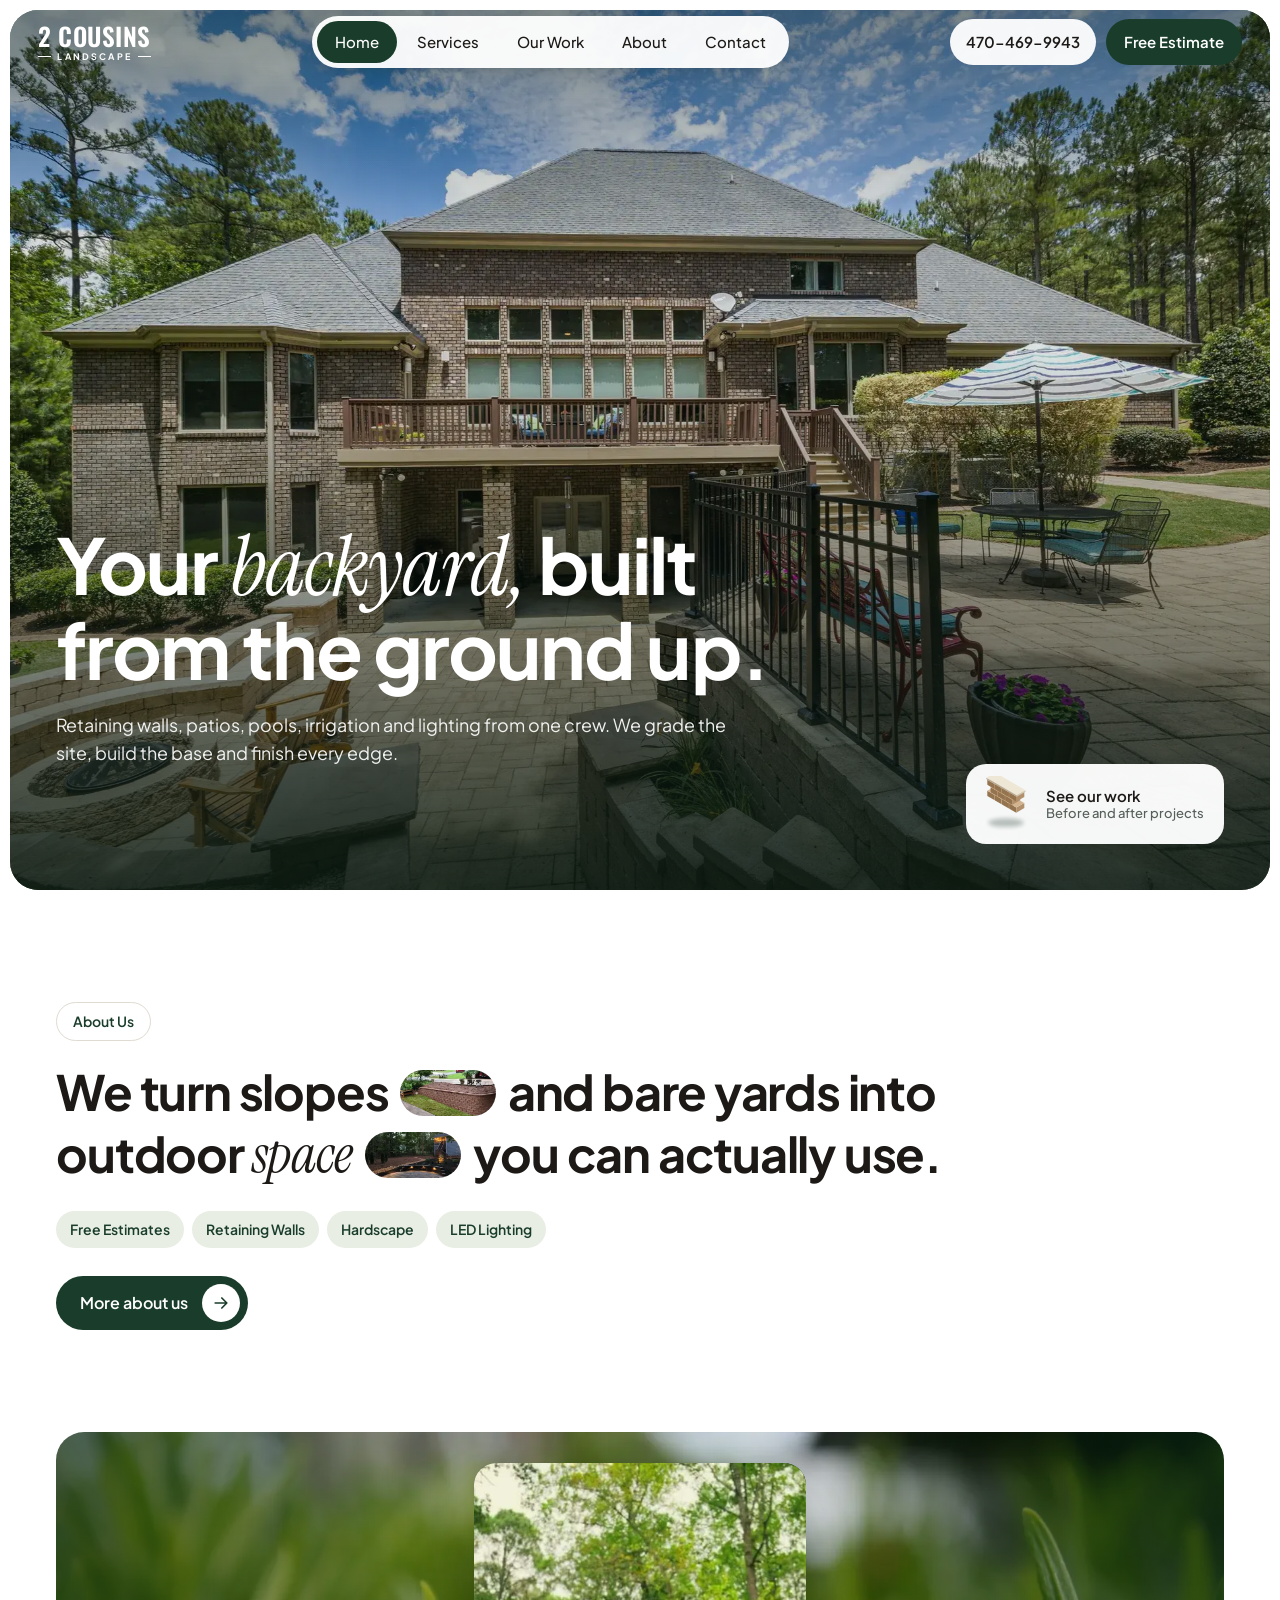
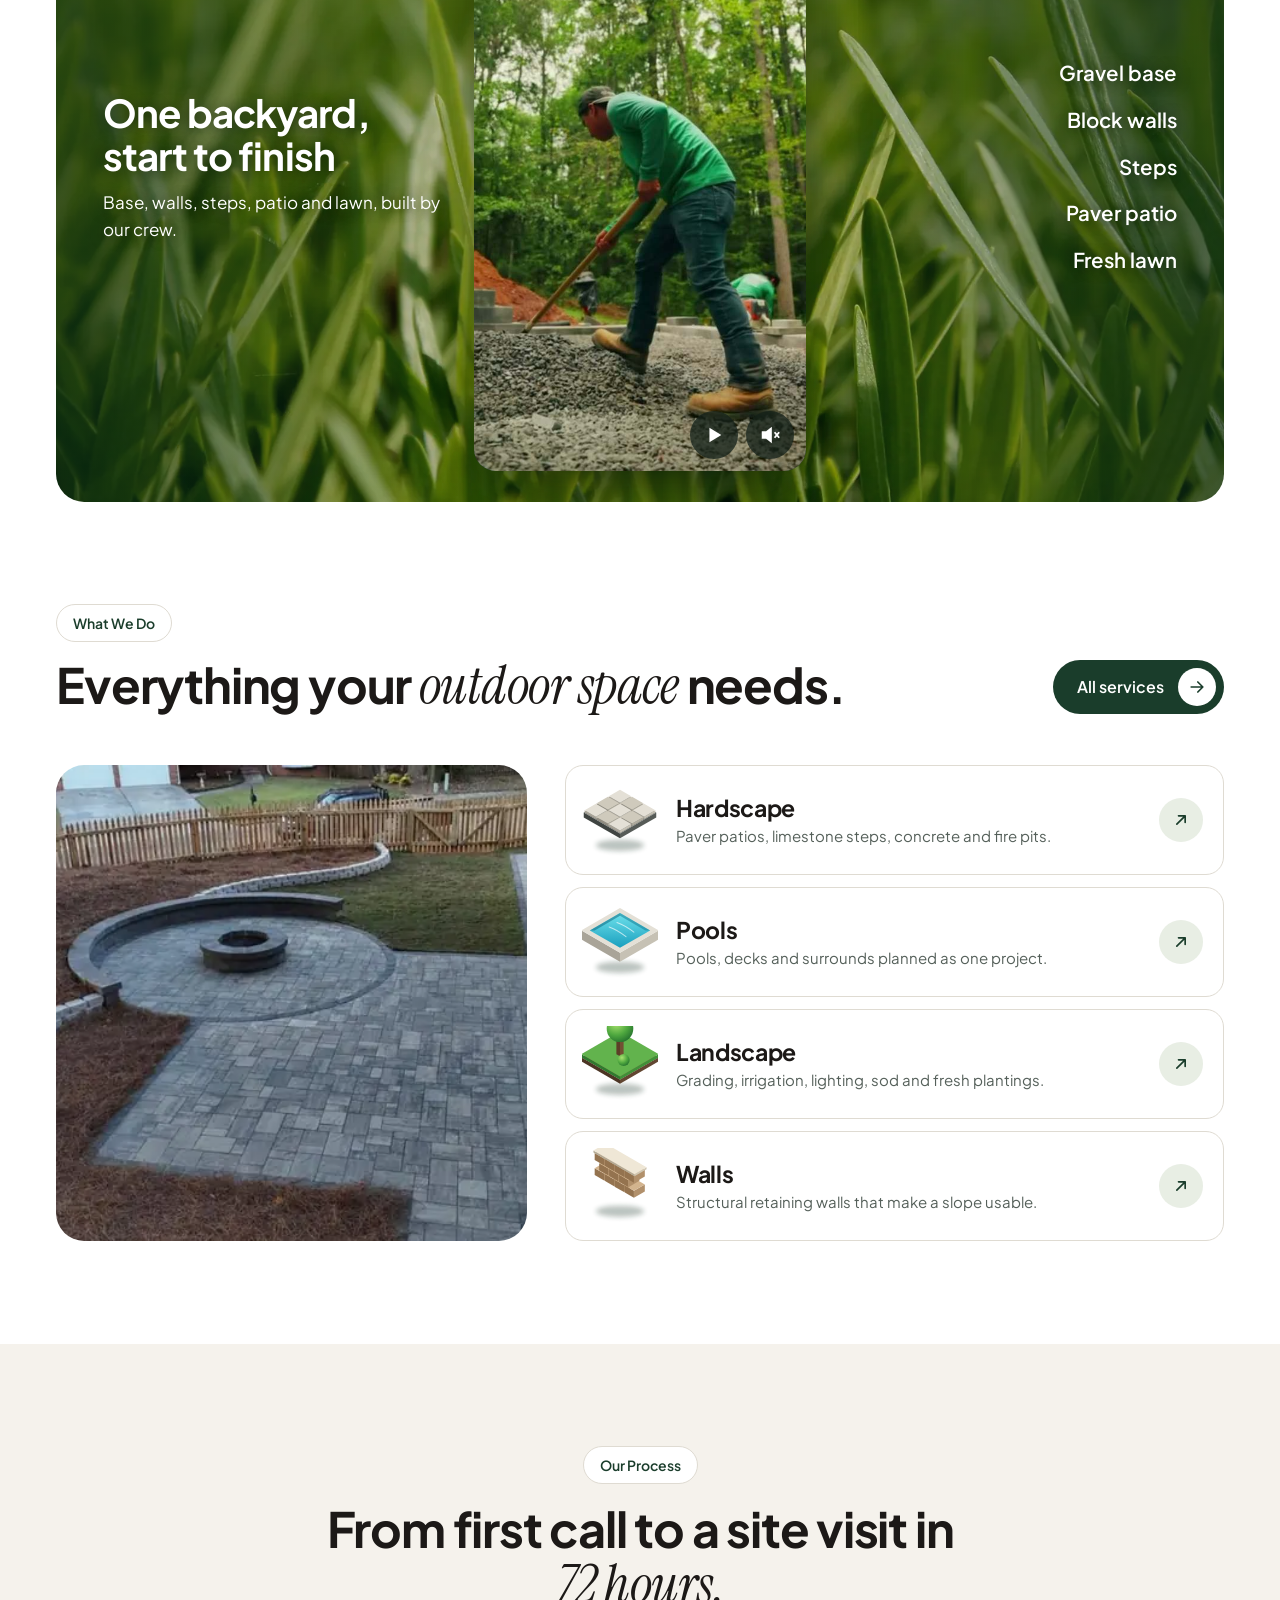
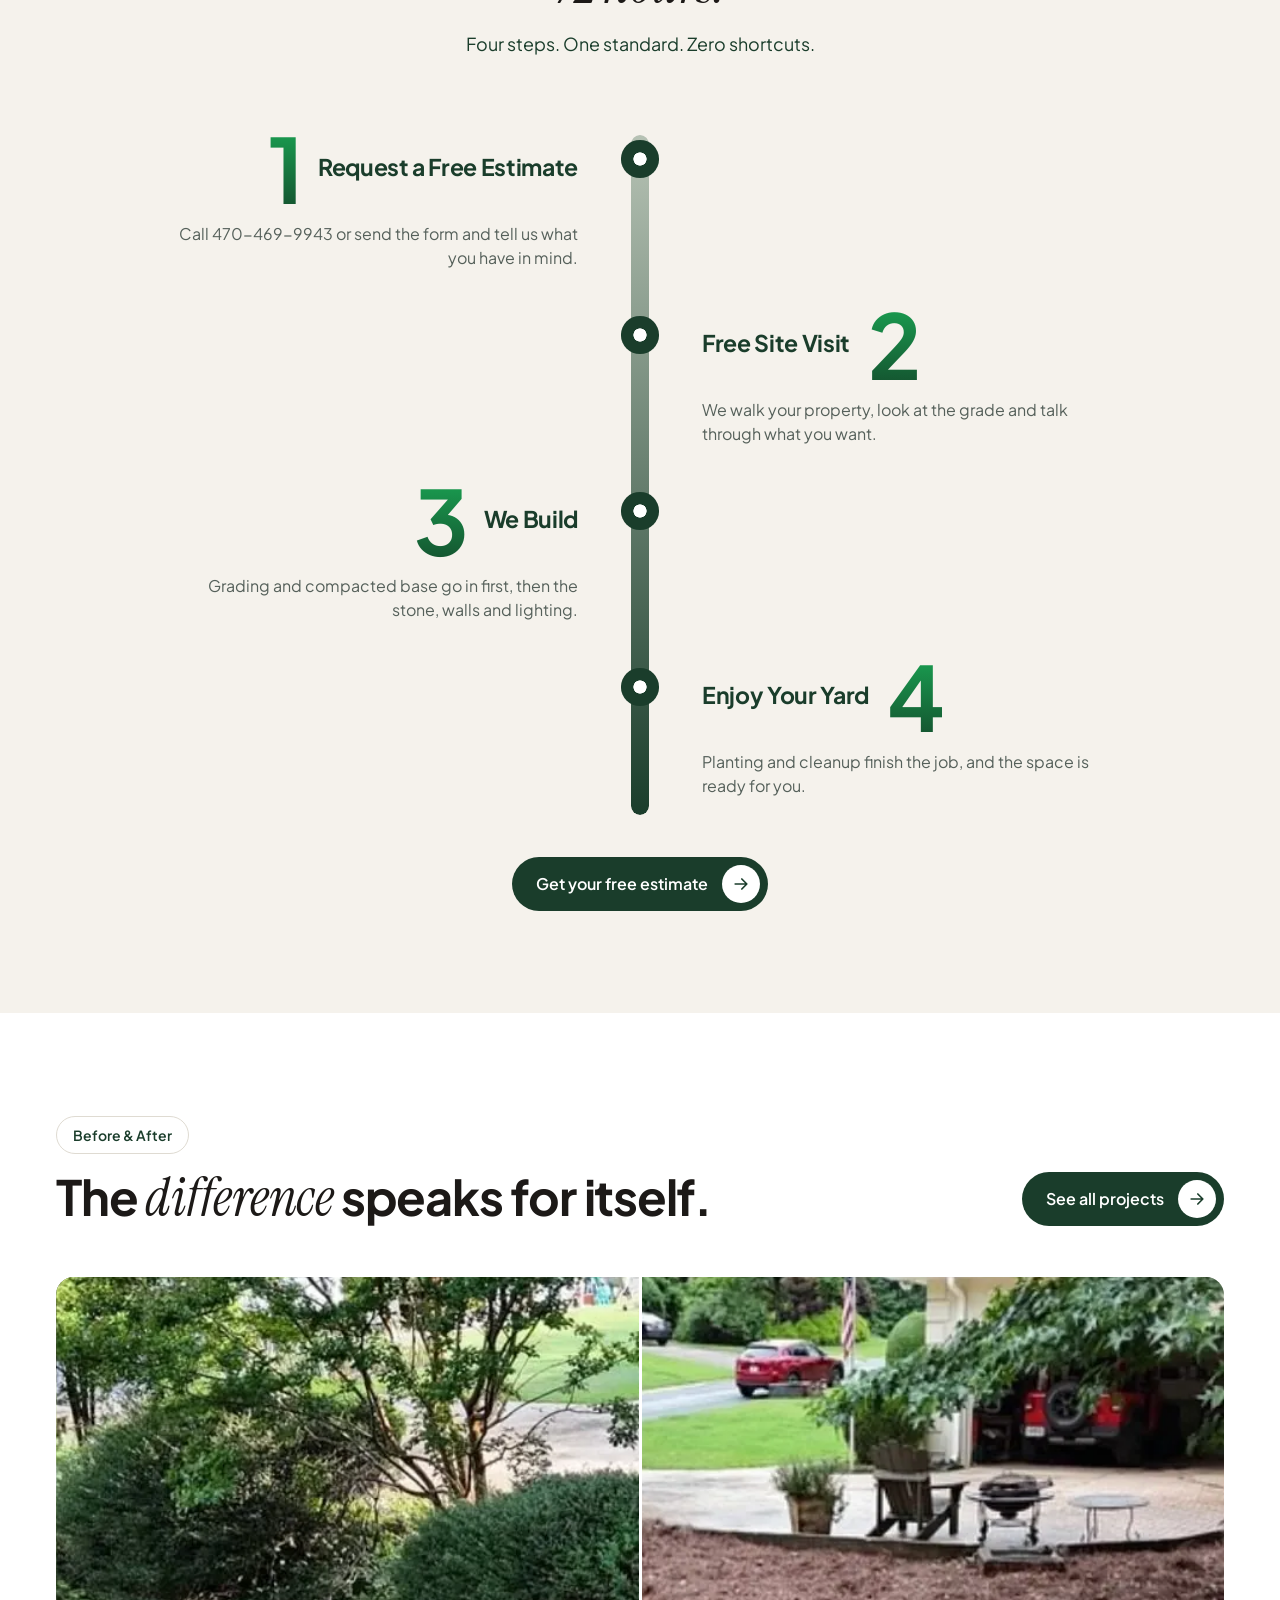
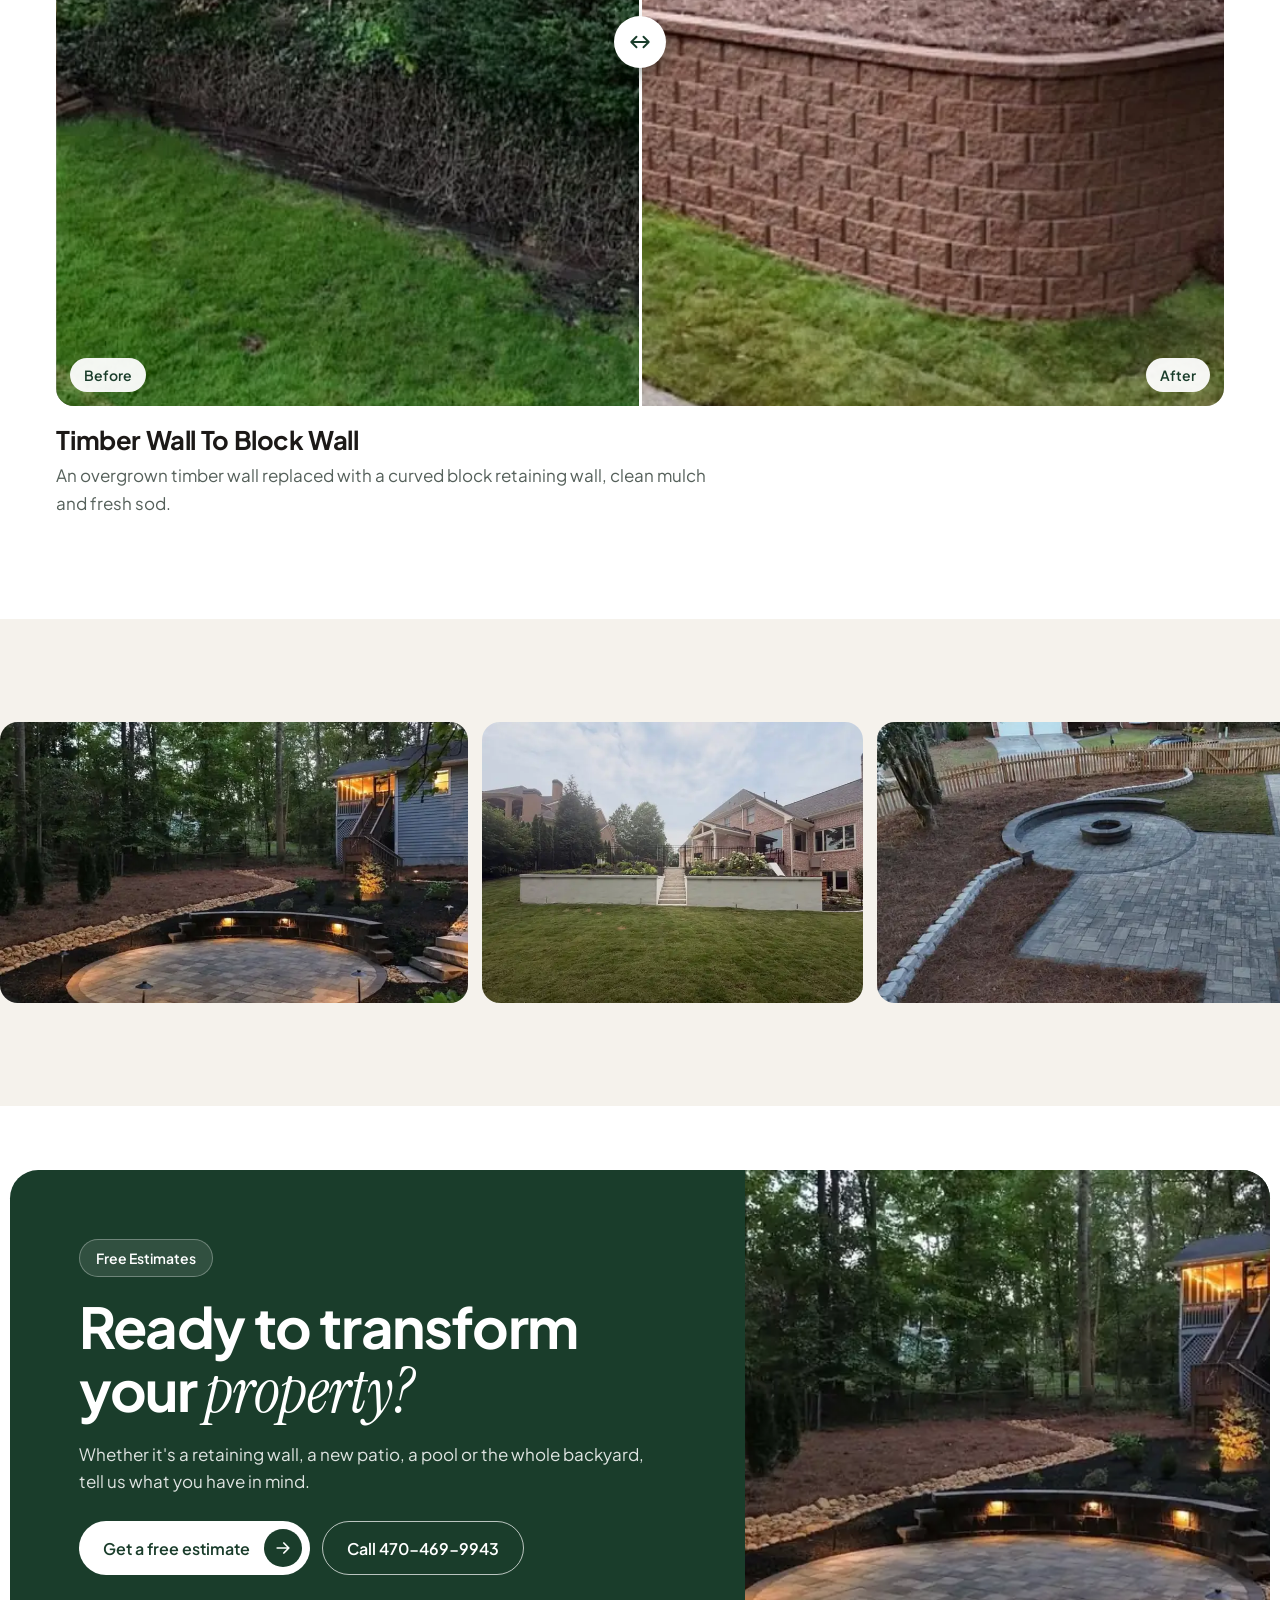
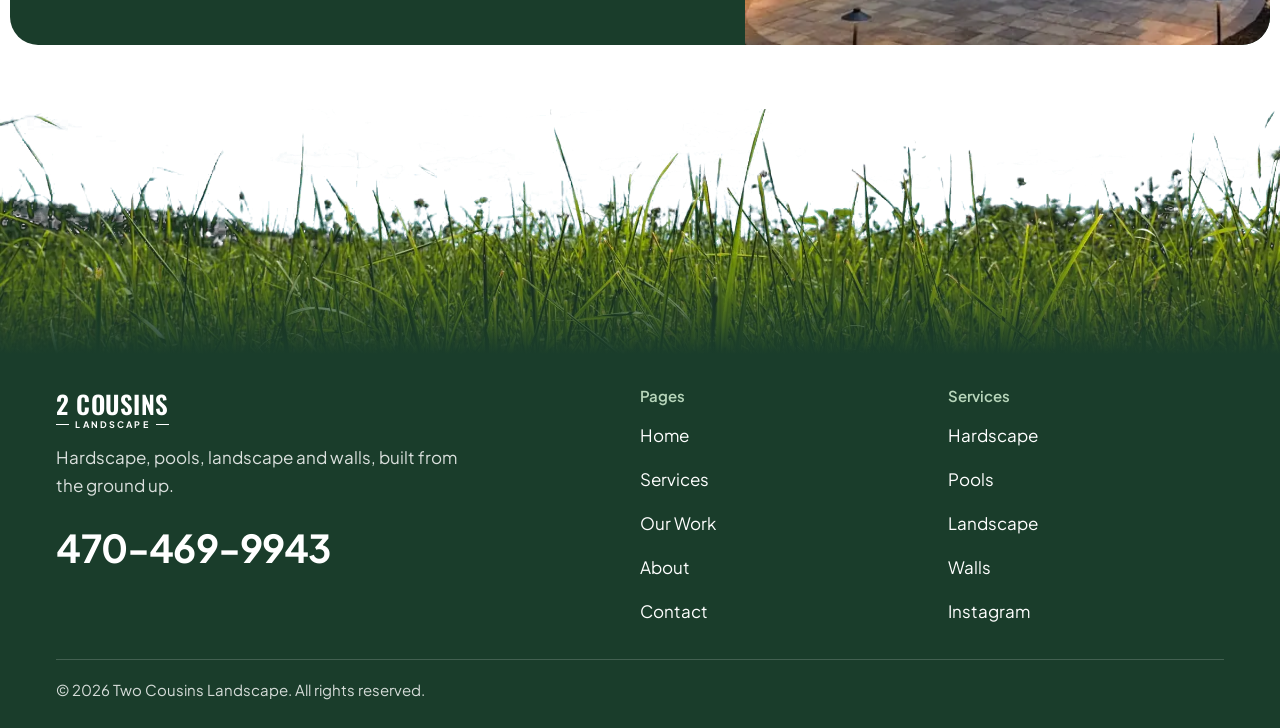
<file: index.html>
<!doctype html>
<html lang="en">
<head>
<meta charset="utf-8">
<meta name="viewport" content="width=device-width, initial-scale=1">
<title>Two Cousins Landscape | Hardscape, Pools, Landscape &amp; Walls</title>
<meta name="description" content="Two Cousins Landscape builds retaining walls, patios, pools and complete landscapes, with irrigation and LED lighting. Call 470-469-9943 for a free estimate.">
<meta name="theme-color" content="#1a3d2b">
<meta property="og:title" content="Two Cousins Landscape | Hardscape, Pools, Landscape &amp; Walls">
<meta property="og:description" content="Two Cousins Landscape builds retaining walls, patios, pools and complete landscapes, with irrigation and LED lighting. Call 470-469-9943 for a free estimate.">
<meta property="og:type" content="website">
<meta property="og:image" content="assets/img/og.jpg">
<link rel="icon" href="data:image/svg+xml,%3Csvg xmlns='http://www.w3.org/2000/svg' viewBox='0 0 32 32'%3E%3Crect width='32' height='32' rx='8' fill='%231a3d2b'/%3E%3Ctext x='16' y='24' font-family='Arial' font-weight='700' font-size='21' text-anchor='middle' fill='%23fff'%3E2%3C/text%3E%3C/svg%3E">
<script type="application/ld+json">
{"@context":"https://schema.org","@type":"HomeAndConstructionBusiness","name":"Two Cousins Landscape","telephone":"+1-470-469-9943","description":"Retaining walls, hardscape, pools, landscape, irrigation and LED landscape lighting.","sameAs":["https://www.instagram.com/twocousinslandscape/"]}
</script>
<link rel="preconnect" href="https://fonts.googleapis.com">
<link rel="preconnect" href="https://fonts.gstatic.com" crossorigin>
<link href="https://fonts.googleapis.com/css2?family=Instrument+Serif:ital@1&family=Oswald:wght@600&family=Plus+Jakarta+Sans:wght@400;500;600;700&display=swap" rel="stylesheet" media="print" onload="this.media='all'">
<noscript><link href="https://fonts.googleapis.com/css2?family=Instrument+Serif:ital@1&family=Oswald:wght@600&family=Plus+Jakarta+Sans:wght@400;500;600;700&display=swap" rel="stylesheet"></noscript>
<link rel="preload" as="image" href="assets/img/hero-m.webp" media="(max-width: 860px)">
<link rel="preload" as="image" href="assets/img/hero.webp" media="(min-width: 861px)">
<link rel="stylesheet" href="styles.css">
<script>document.documentElement.classList.add('js')</script>
</head>
<body>
<a class="skip" href="#main">Skip to main content</a>
<header class="nav" id="nav">
  <div class="nav-inner">
    <a class="logo" href="index.html" aria-label="2 Cousins Landscape home">
      <span class="logo-main">2 Cousins</span>
      <span class="logo-sub">Landscape</span>
    </a>
    <nav class="nav-links" aria-label="Main">
      <a href="index.html" aria-current="page">Home</a>
      <a href="services.html">Services</a>
      <a href="work.html">Our Work</a>
      <a href="about.html">About</a>
      <a href="contact.html">Contact</a>
    </nav>
    <div class="nav-cta">
      <a class="nav-phone" href="tel:+14704699943">470-469-9943</a>
      <a class="nav-est" href="contact.html">Free Estimate</a>
      <button class="burger" id="burger" type="button" aria-label="Open menu" aria-expanded="false" aria-controls="menu"><span></span><span></span></button>
    </div>
  </div>
</header>
<div class="menu" id="menu" hidden>
  <nav aria-label="Mobile">
    <a href="index.html" style="--i:0" aria-current="page">Home</a>
    <a href="services.html" style="--i:1">Services</a>
    <a href="work.html" style="--i:2">Our Work</a>
    <a href="about.html" style="--i:3">About</a>
    <a href="contact.html" style="--i:4">Contact</a>
    <a class="menu-phone" href="tel:+14704699943" style="--i:5">470-469-9943</a>
  </nav>
</div>
<main id="main">
<span id="top"></span>
<section class="hero">
  <div class="hero-img" aria-hidden="true"></div>
  <div class="hero-inner">
    <div class="hero-copy">
      <h1 class="words"><span class="w" style="--i:0">Your</span> <span class="w" style="--i:1"><em>backyard,</em></span> <span class="w" style="--i:2">built</span> <span class="w" style="--i:3">from</span> <span class="w" style="--i:4">the</span> <span class="w" style="--i:5">ground</span> <span class="w" style="--i:6">up.</span></h1>
      <p class="reveal">Retaining walls, patios, pools, irrigation and lighting from one crew. We grade the site, build the base and finish every edge.</p>
      <div class="hero-actions reveal">
        <a class="btn btn-light" href="contact.html">Get a free estimate</a>
        <a class="btn btn-ghost" href="tel:+14704699943">Call 470-469-9943</a>
      </div>
    </div>
    <a class="hero-card reveal" href="work.html"><img class="ico" src="assets/icons/walls.svg" width="120" height="120" alt="" loading="lazy"><span>See our work<small>Before and after projects</small></span></a>
  </div>
</section>

<section class="section statement">
  <div class="wrap">
    <span class="tag reveal">About Us</span>
    <h2 class="reveal" style="margin-top:20px">We turn slopes <span class="pic" style="background-image:url('assets/img/block-wall-after-360.webp')"></span> and bare yards into outdoor <em>space</em> <span class="pic" style="background-image:url('assets/img/lit-circle-360.webp')"></span> you can actually use.</h2>
    <div class="chips reveal"><span>Free Estimates</span><span>Retaining Walls</span><span>Hardscape</span><span>LED Lighting</span></div>
    <a class="btn reveal" href="about.html">More about us</a>
  </div>
</section>

<section class="wrap" id="video" aria-label="Project video">
  <figure class="film reveal">
    <figcaption class="film-text">
      <h2>One backyard, start to finish</h2>
      <p>Base, walls, steps, patio and lawn, built by our crew.</p>
    </figcaption>
    <div class="film-stage" id="film">
      <video data-src="assets/two-cousins-build.mp4" poster="assets/img/poster.jpg" autoplay muted loop playsinline webkit-playsinline disablepictureinpicture preload="none" width="464" height="848" aria-label="Two Cousins Landscape crew building a backyard, from gravel base to the finished yard"></video>
      <div class="film-controls">
        <button type="button" class="film-btn" data-play aria-label="Pause video"></button>
        <button type="button" class="film-btn" data-sound aria-label="Turn sound on"></button>
      </div>
    </div>
    <ul class="film-list" aria-label="What the video shows">
      <li>Gravel base</li><li>Block walls</li><li>Steps</li><li>Paver patio</li><li>Fresh lawn</li>
    </ul>
  </figure>
</section>

<section class="section">
  <div class="wrap">
    <div class="head-row reveal">
      <div>
        <span class="tag">What We Do</span>
        <h2>Everything your <em>outdoor space</em> needs.</h2>
      </div>
      <a class="btn" href="services.html">All services</a>
    </div>
    <div class="svc-split">
      <figure class="svc-photo reveal"><img src="assets/img/fire-pit-patio.webp" srcset="assets/img/fire-pit-patio-360.webp 360w, assets/img/fire-pit-patio-720.webp 720w, assets/img/fire-pit-patio.webp 1260w" sizes="(max-width: 860px) 92vw, 50vw" width="1260" height="690" loading="lazy" decoding="async" alt="Grey paver patio with a round fire pit and curved seat wall"></figure>
      <div class="svc-rows reveal">
        <a class="svc-row" href="services.html#hardscape"><img class="ico" src="assets/icons/hardscape.svg" width="120" height="120" alt="" loading="lazy"><span><h3>Hardscape</h3><p>Paver patios, limestone steps, concrete and fire pits.</p></span><span class="go"></span></a>
        <a class="svc-row" href="services.html#pools"><img class="ico" src="assets/icons/pools.svg" width="120" height="120" alt="" loading="lazy"><span><h3>Pools</h3><p>Pools, decks and surrounds planned as one project.</p></span><span class="go"></span></a>
        <a class="svc-row" href="services.html#landscape"><img class="ico" src="assets/icons/landscape.svg" width="120" height="120" alt="" loading="lazy"><span><h3>Landscape</h3><p>Grading, irrigation, lighting, sod and fresh plantings.</p></span><span class="go"></span></a>
        <a class="svc-row" href="services.html#walls"><img class="ico" src="assets/icons/walls.svg" width="120" height="120" alt="" loading="lazy"><span><h3>Walls</h3><p>Structural retaining walls that make a slope usable.</p></span><span class="go"></span></a>
      </div>
    </div>
  </div>
</section>

<section class="proc" id="process">
  <div class="wrap">
    <header class="proc-head">
      <span class="tag reveal">Our Process</span>
      <h2 class="words"><span class="w" style="--i:0">From</span> <span class="w" style="--i:1">first</span> <span class="w" style="--i:2">call</span> <span class="w" style="--i:3">to</span> <span class="w" style="--i:4">a</span> <span class="w" style="--i:5">site</span> <span class="w" style="--i:6">visit</span> <span class="w" style="--i:7">in</span> <span class="w" style="--i:8"><em>72</em></span> <span class="w" style="--i:9"><em>hours.</em></span></h2>
      <p class="reveal">Four steps. One standard. Zero shortcuts.</p>
    </header>
    <div class="steps">
      <div class="steps-line" aria-hidden="true"><i></i></div>
      <ol>
        <li class="step"><div class="step-top"><h3>Request a Free Estimate</h3><span class="step-num" aria-hidden="true">1</span></div><p>Call 470-469-9943 or send the form and tell us what you have in mind.</p></li>
        <li class="step"><div class="step-top"><h3>Free Site Visit</h3><span class="step-num" aria-hidden="true">2</span></div><p>We walk your property, look at the grade and talk through what you want.</p></li>
        <li class="step"><div class="step-top"><h3>We Build</h3><span class="step-num" aria-hidden="true">3</span></div><p>Grading and compacted base go in first, then the stone, walls and lighting.</p></li>
        <li class="step"><div class="step-top"><h3>Enjoy Your Yard</h3><span class="step-num" aria-hidden="true">4</span></div><p>Planting and cleanup finish the job, and the space is ready for you.</p></li>
      </ol>
    </div>
    <div class="proc-cta reveal"><a class="btn" href="contact.html">Get your free estimate</a></div>
  </div>
</section>

<section class="section">
  <div class="wrap">
    <div class="head-row reveal">
      <div>
        <span class="tag">Before &amp; After</span>
        <h2>The <em>difference</em> speaks for itself.</h2>
      </div>
      <a class="btn" href="work.html">See all projects</a>
    </div>
    <article class="project reveal">
      <div class="compare ">
        <img src="assets/img/block-wall-after.webp" srcset="assets/img/block-wall-after-360.webp 360w, assets/img/block-wall-after-720.webp 720w, assets/img/block-wall-after.webp 1009w" sizes="(max-width: 860px) 92vw, 1200px" width="1009" height="724" loading="lazy" decoding="async" alt="After: new curved block retaining wall with clean mulch and fresh sod">
        <div class="compare-before"><img src="assets/img/block-wall-before.webp" srcset="assets/img/block-wall-before-360.webp 360w, assets/img/block-wall-before-720.webp 720w, assets/img/block-wall-before.webp 980w" sizes="(max-width: 860px) 92vw, 1200px" width="980" height="722" loading="lazy" decoding="async" alt="Before: overgrown bank held by an old timber wall"></div>
        <span class="compare-tag compare-tag-l">Before</span>
        <span class="compare-tag compare-tag-r">After</span>
        <span class="compare-handle" aria-hidden="true"></span>
        <input type="range" min="0" max="100" value="50" aria-label="Compare before and after: overgrown timber wall to new block wall">
      </div>
      <div class="project-info">
        <div><h3>Timber Wall To Block Wall</h3><p>An overgrown timber wall replaced with a curved block retaining wall, clean mulch and fresh sod.</p></div>
      </div>
    </article>
  </div>
</section>

<section class="ribbon cream" aria-label="Project photos">
  <div class="ribbon-track">
    <div class="ribbon-set"><img src="assets/img/lit-circle.webp" srcset="assets/img/lit-circle-360.webp 360w, assets/img/lit-circle-720.webp 720w, assets/img/lit-circle.webp 1254w" sizes="(max-width: 860px) 70vw, 34vw" width="1254" height="754" loading="lazy" decoding="async" alt="Circular paver patio with a lit seat wall at dusk"><img src="assets/img/project-limestone.webp" srcset="assets/img/project-limestone-360.webp 360w, assets/img/project-limestone-720.webp 720w, assets/img/project-limestone.webp 1274w" sizes="(max-width: 860px) 70vw, 34vw" width="1274" height="942" loading="lazy" decoding="async" alt="White retaining walls with limestone steps"><img src="assets/img/fire-pit-patio.webp" srcset="assets/img/fire-pit-patio-360.webp 360w, assets/img/fire-pit-patio-720.webp 720w, assets/img/fire-pit-patio.webp 1260w" sizes="(max-width: 860px) 70vw, 34vw" width="1260" height="690" loading="lazy" decoding="async" alt="Grey paver patio with a round fire pit and curved seat wall"><img src="assets/img/bank-after.webp" srcset="assets/img/bank-after-360.webp 360w, assets/img/bank-after-720.webp 720w, assets/img/bank-after.webp 1106w" sizes="(max-width: 860px) 70vw, 34vw" width="1106" height="1404" loading="lazy" decoding="async" alt="Curved block wall lit at night under white hydrangeas"><img src="assets/img/block-wall-after.webp" srcset="assets/img/block-wall-after-360.webp 360w, assets/img/block-wall-after-720.webp 720w, assets/img/block-wall-after.webp 1009w" sizes="(max-width: 860px) 70vw, 34vw" width="1009" height="724" loading="lazy" decoding="async" alt="Curved block retaining wall with fresh sod"><img src="assets/img/walls.webp" srcset="assets/img/walls-360.webp 360w, assets/img/walls-720.webp 720w, assets/img/walls.webp 928w" sizes="(max-width: 860px) 70vw, 34vw" width="928" height="1280" loading="lazy" decoding="async" alt="Block retaining wall in low sun"><img src="assets/img/hardscape.webp" srcset="assets/img/hardscape-360.webp 360w, assets/img/hardscape-720.webp 720w, assets/img/hardscape.webp 928w" sizes="(max-width: 860px) 70vw, 34vw" width="928" height="1280" loading="lazy" decoding="async" alt="Paver patio with a dark border"></div>
    <div class="ribbon-set" aria-hidden="true"><img src="assets/img/lit-circle.webp" srcset="assets/img/lit-circle-360.webp 360w, assets/img/lit-circle-720.webp 720w, assets/img/lit-circle.webp 1254w" sizes="(max-width: 860px) 70vw, 34vw" width="1254" height="754" loading="lazy" decoding="async" alt=""><img src="assets/img/project-limestone.webp" srcset="assets/img/project-limestone-360.webp 360w, assets/img/project-limestone-720.webp 720w, assets/img/project-limestone.webp 1274w" sizes="(max-width: 860px) 70vw, 34vw" width="1274" height="942" loading="lazy" decoding="async" alt=""><img src="assets/img/fire-pit-patio.webp" srcset="assets/img/fire-pit-patio-360.webp 360w, assets/img/fire-pit-patio-720.webp 720w, assets/img/fire-pit-patio.webp 1260w" sizes="(max-width: 860px) 70vw, 34vw" width="1260" height="690" loading="lazy" decoding="async" alt=""><img src="assets/img/bank-after.webp" srcset="assets/img/bank-after-360.webp 360w, assets/img/bank-after-720.webp 720w, assets/img/bank-after.webp 1106w" sizes="(max-width: 860px) 70vw, 34vw" width="1106" height="1404" loading="lazy" decoding="async" alt=""><img src="assets/img/block-wall-after.webp" srcset="assets/img/block-wall-after-360.webp 360w, assets/img/block-wall-after-720.webp 720w, assets/img/block-wall-after.webp 1009w" sizes="(max-width: 860px) 70vw, 34vw" width="1009" height="724" loading="lazy" decoding="async" alt=""><img src="assets/img/walls.webp" srcset="assets/img/walls-360.webp 360w, assets/img/walls-720.webp 720w, assets/img/walls.webp 928w" sizes="(max-width: 860px) 70vw, 34vw" width="928" height="1280" loading="lazy" decoding="async" alt=""><img src="assets/img/hardscape.webp" srcset="assets/img/hardscape-360.webp 360w, assets/img/hardscape-720.webp 720w, assets/img/hardscape.webp 928w" sizes="(max-width: 860px) 70vw, 34vw" width="928" height="1280" loading="lazy" decoding="async" alt=""></div>
  </div>
</section>

<div style="height:clamp(40px,5vw,72px)"></div>
<section class="cta reveal" aria-label="Get a free estimate">
  <div class="cta-grid">
    <div class="cta-copy">
      <span class="tag tag-dark">Free Estimates</span>
      <h2>Ready to transform your <em>property?</em></h2>
      <p>Whether it's a retaining wall, a new patio, a pool or the whole backyard, tell us what you have in mind.</p>
      <div class="cta-actions">
        <a class="btn btn-light" href="contact.html">Get a free estimate</a>
        <a class="btn btn-ghost" href="tel:+14704699943">Call 470-469-9943</a>
      </div>
    </div>
    <img src="assets/img/lit-circle.webp" srcset="assets/img/lit-circle-360.webp 360w, assets/img/lit-circle-720.webp 720w, assets/img/lit-circle.webp 1254w" sizes="(max-width: 860px) 92vw, 50vw" width="1254" height="754" loading="lazy" decoding="async" alt="Circular paver patio with a lit seat wall at dusk">
  </div>
</section>
</main>
<footer class="footer">
  <div class="grass" aria-hidden="true"></div>
  <div class="footer-body">
    <div class="wrap">
      <div class="footer-grid">
        <div>
          <a class="logo" href="index.html" aria-label="2 Cousins Landscape home">
            <span class="logo-main">2 Cousins</span>
            <span class="logo-sub">Landscape</span>
          </a>
          <p class="footer-tag">Hardscape, pools, landscape and walls, built from the ground up.</p>
          <a class="footer-phone" href="tel:+14704699943">470-469-9943</a>
        </div>
        <nav aria-label="Pages">
          <h2>Pages</h2>
          <a href="index.html">Home</a>
          <a href="services.html">Services</a>
          <a href="work.html">Our Work</a>
          <a href="about.html">About</a>
          <a href="contact.html">Contact</a>
        </nav>
        <nav aria-label="Services">
          <h2>Services</h2>
          <a href="services.html#hardscape">Hardscape</a>
          <a href="services.html#pools">Pools</a>
          <a href="services.html#landscape">Landscape</a>
          <a href="services.html#walls">Walls</a>
          <a href="https://www.instagram.com/twocousinslandscape/" target="_blank" rel="noopener">Instagram</a>
        </nav>
      </div>
      <p class="legal">&copy; <span id="year">2026</span> Two Cousins Landscape. All rights reserved.</p>
    </div>
  </div>
</footer>
<a class="totop" id="totop" href="#top" aria-label="Back to top"></a>
<div class="mobile-cta" id="mobileCta">
  <a href="tel:+14704699943">Call</a>
  <a href="contact.html">Free Estimate</a>
</div>
<script src="main.js"></script>
</body>
</html>
</file>
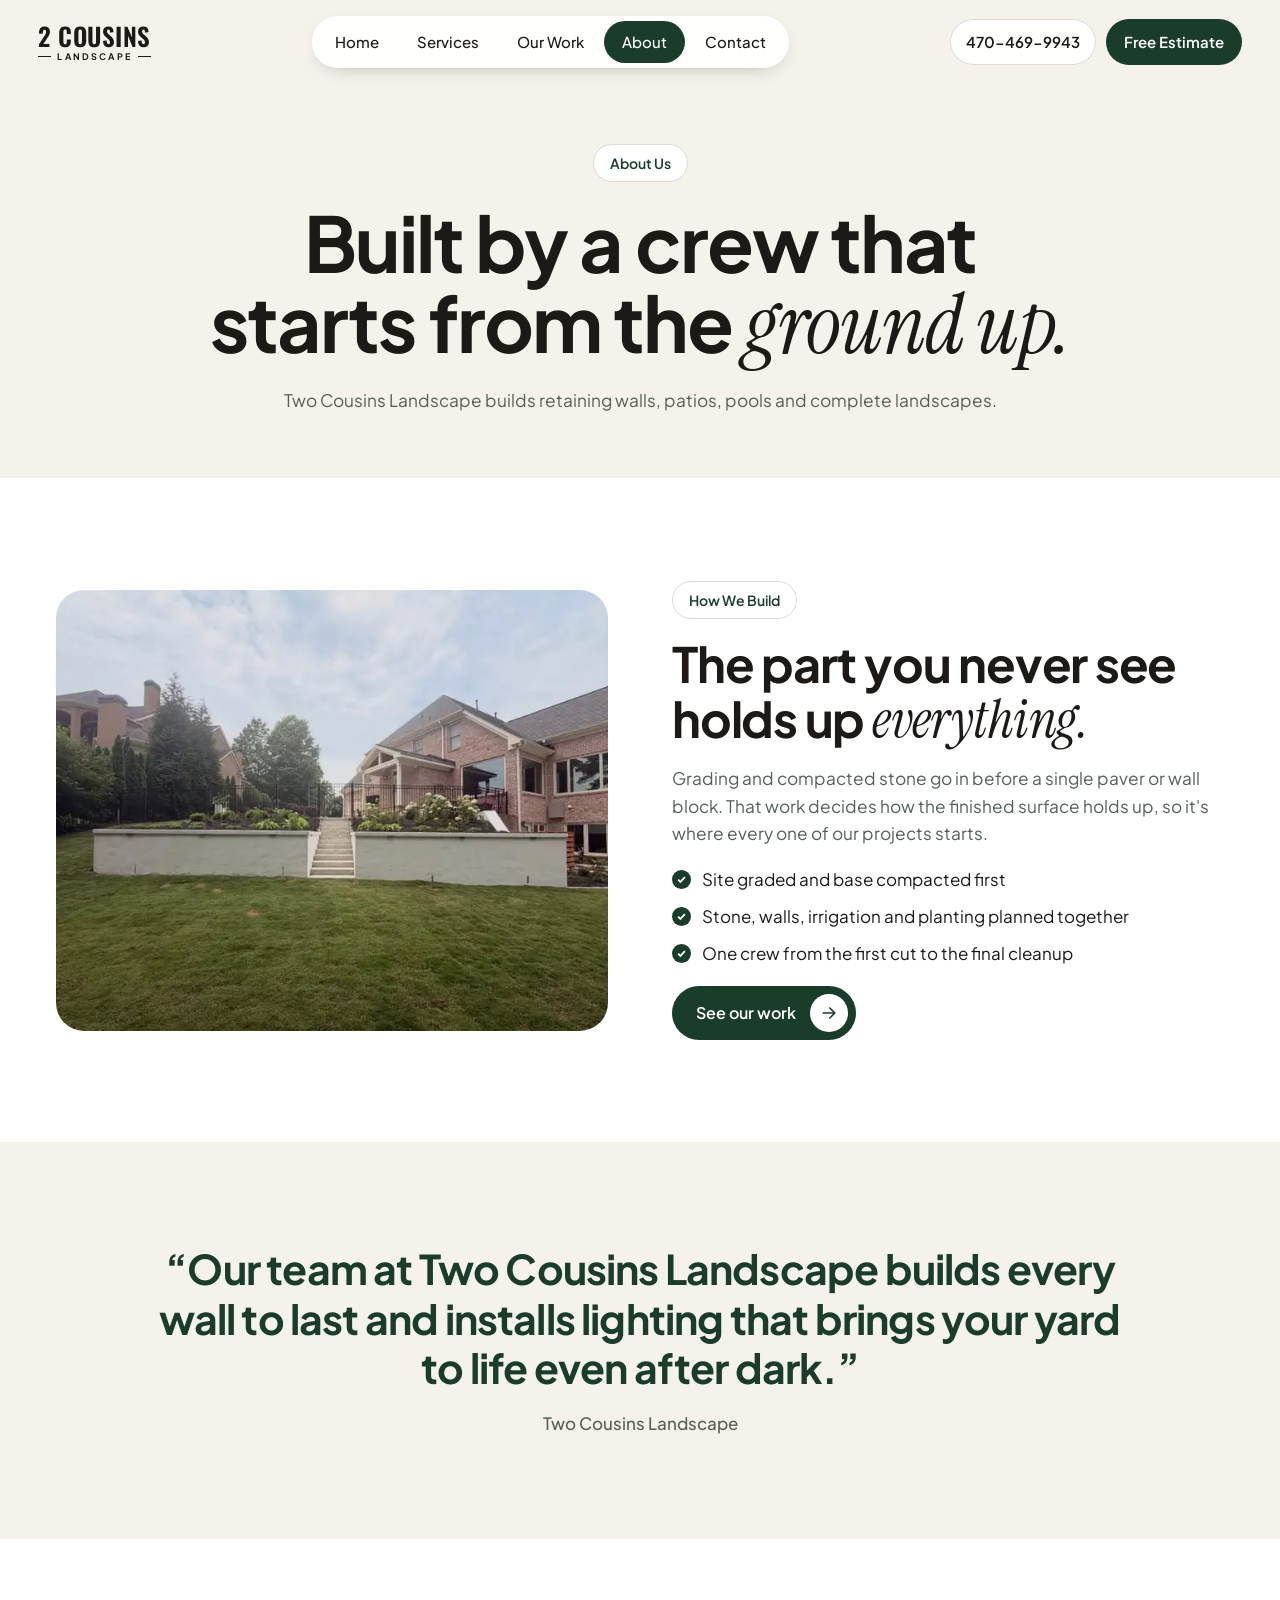
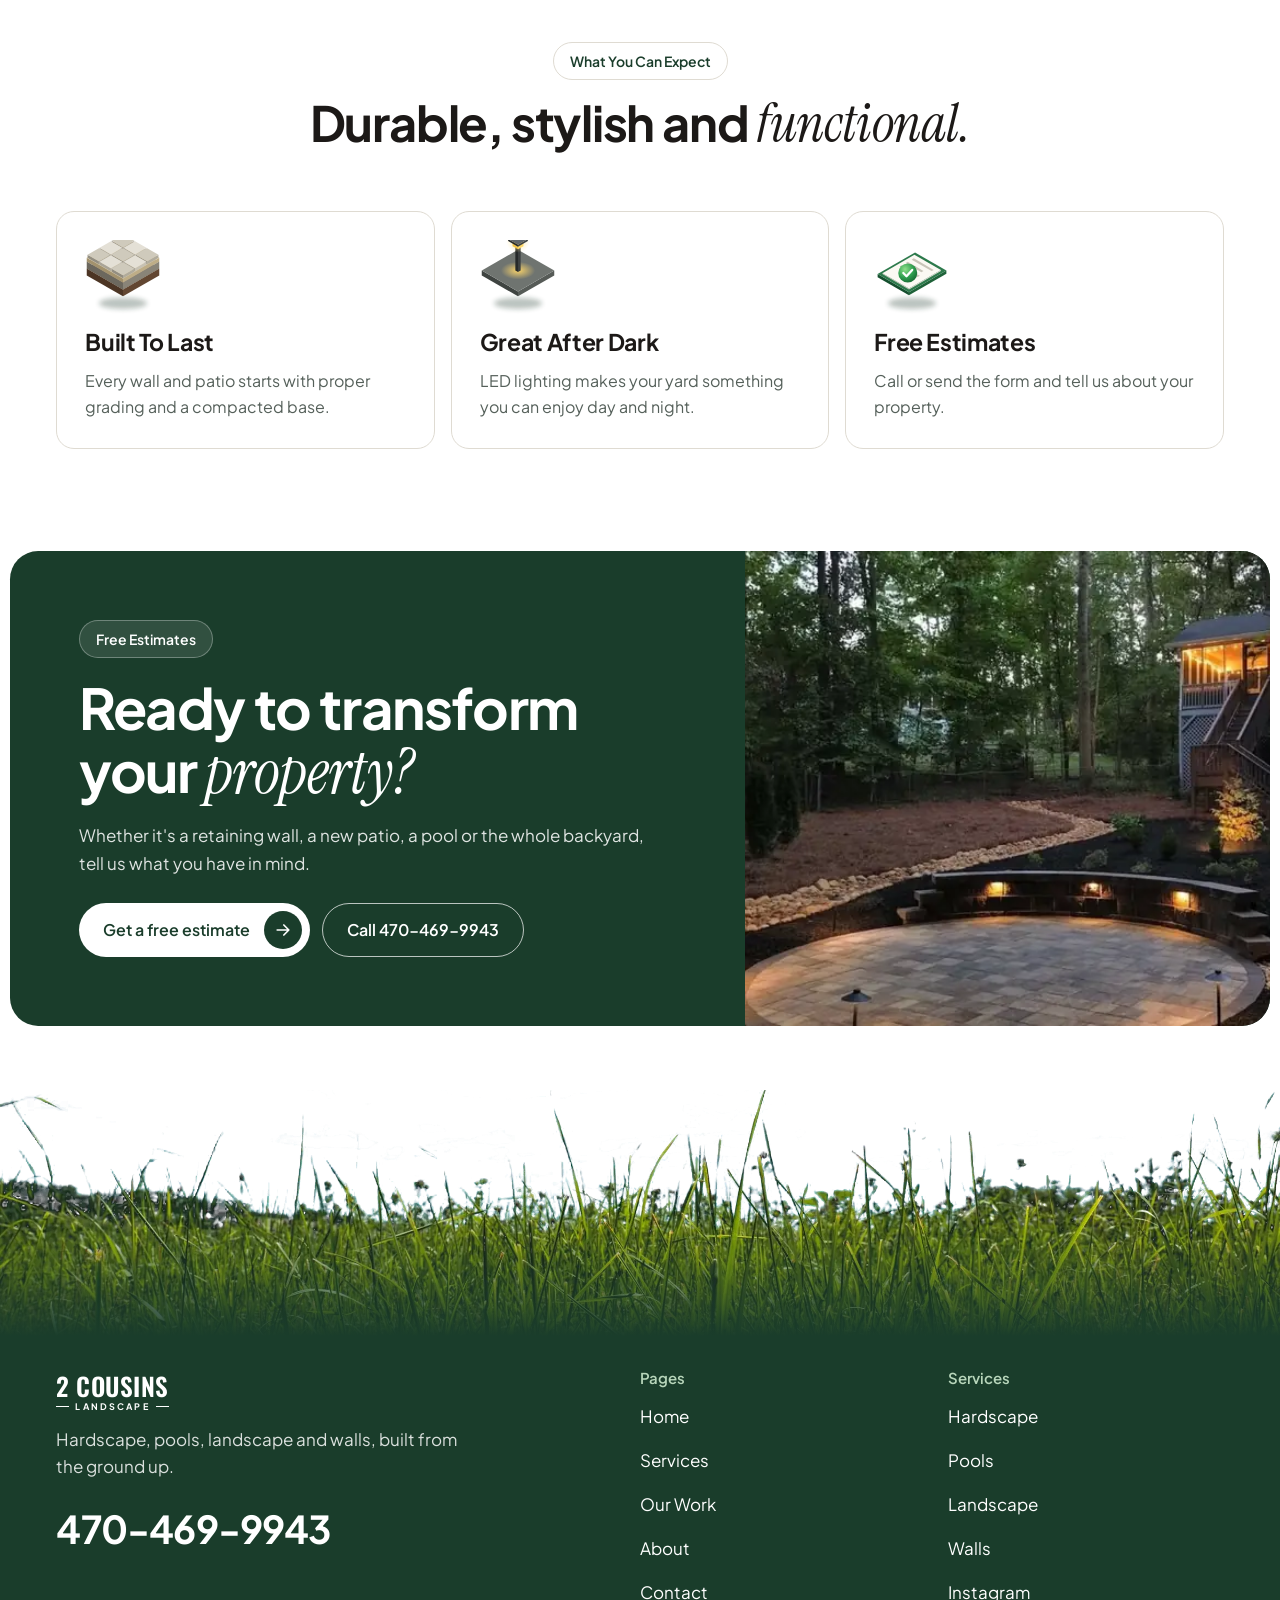
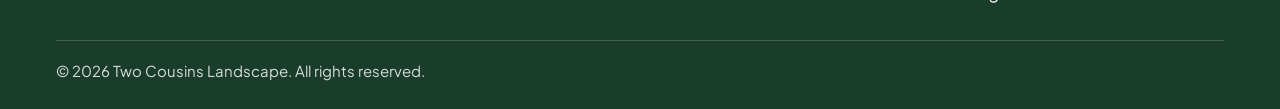
<file: about.html>
<!doctype html>
<html lang="en">
<head>
<meta charset="utf-8">
<meta name="viewport" content="width=device-width, initial-scale=1">
<title>About | Two Cousins Landscape</title>
<meta name="description" content="Two Cousins Landscape builds from the ground up, with proper grading and base work on every project.">
<meta name="theme-color" content="#1a3d2b">
<meta property="og:title" content="About | Two Cousins Landscape">
<meta property="og:description" content="Two Cousins Landscape builds from the ground up, with proper grading and base work on every project.">
<meta property="og:type" content="website">
<meta property="og:image" content="assets/img/og.jpg">
<link rel="icon" href="data:image/svg+xml,%3Csvg xmlns='http://www.w3.org/2000/svg' viewBox='0 0 32 32'%3E%3Crect width='32' height='32' rx='8' fill='%231a3d2b'/%3E%3Ctext x='16' y='24' font-family='Arial' font-weight='700' font-size='21' text-anchor='middle' fill='%23fff'%3E2%3C/text%3E%3C/svg%3E">
<script type="application/ld+json">
{"@context":"https://schema.org","@type":"HomeAndConstructionBusiness","name":"Two Cousins Landscape","telephone":"+1-470-469-9943","description":"Retaining walls, hardscape, pools, landscape, irrigation and LED landscape lighting.","sameAs":["https://www.instagram.com/twocousinslandscape/"]}
</script>
<link rel="preconnect" href="https://fonts.googleapis.com">
<link rel="preconnect" href="https://fonts.gstatic.com" crossorigin>
<link href="https://fonts.googleapis.com/css2?family=Instrument+Serif:ital@1&family=Oswald:wght@600&family=Plus+Jakarta+Sans:wght@400;500;600;700&display=swap" rel="stylesheet" media="print" onload="this.media='all'">
<noscript><link href="https://fonts.googleapis.com/css2?family=Instrument+Serif:ital@1&family=Oswald:wght@600&family=Plus+Jakarta+Sans:wght@400;500;600;700&display=swap" rel="stylesheet"></noscript>
<link rel="stylesheet" href="styles.css">
<script>document.documentElement.classList.add('js')</script>
</head>
<body class="inner">
<a class="skip" href="#main">Skip to main content</a>
<header class="nav" id="nav">
  <div class="nav-inner">
    <a class="logo" href="index.html" aria-label="2 Cousins Landscape home">
      <span class="logo-main">2 Cousins</span>
      <span class="logo-sub">Landscape</span>
    </a>
    <nav class="nav-links" aria-label="Main">
      <a href="index.html">Home</a>
      <a href="services.html">Services</a>
      <a href="work.html">Our Work</a>
      <a href="about.html" aria-current="page">About</a>
      <a href="contact.html">Contact</a>
    </nav>
    <div class="nav-cta">
      <a class="nav-phone" href="tel:+14704699943">470-469-9943</a>
      <a class="nav-est" href="contact.html">Free Estimate</a>
      <button class="burger" id="burger" type="button" aria-label="Open menu" aria-expanded="false" aria-controls="menu"><span></span><span></span></button>
    </div>
  </div>
</header>
<div class="menu" id="menu" hidden>
  <nav aria-label="Mobile">
    <a href="index.html" style="--i:0">Home</a>
    <a href="services.html" style="--i:1">Services</a>
    <a href="work.html" style="--i:2">Our Work</a>
    <a href="about.html" style="--i:3" aria-current="page">About</a>
    <a href="contact.html" style="--i:4">Contact</a>
    <a class="menu-phone" href="tel:+14704699943" style="--i:5">470-469-9943</a>
  </nav>
</div>
<main id="main">
<span id="top"></span>
<section class="page-hero">
  <div class="wrap">
    <span class="tag reveal">About Us</span>
    <h1 class="words"><span class="w" style="--i:0">Built</span> <span class="w" style="--i:1">by</span> <span class="w" style="--i:2">a</span> <span class="w" style="--i:3">crew</span> <span class="w" style="--i:4">that</span> <span class="w" style="--i:5">starts</span> <span class="w" style="--i:6">from</span> <span class="w" style="--i:7">the</span> <span class="w" style="--i:8"><em>ground</em></span> <span class="w" style="--i:9"><em>up.</em></span></h1>
    <p class="lead reveal">Two Cousins Landscape builds retaining walls, patios, pools and complete landscapes.</p>
  </div>
</section>
<section class="section">
  <div class="wrap split">
    <figure class="split-photo reveal"><img src="assets/img/project-limestone.webp" srcset="assets/img/project-limestone-360.webp 360w, assets/img/project-limestone-720.webp 720w, assets/img/project-limestone.webp 1274w" sizes="(max-width: 860px) 92vw, 50vw" width="1274" height="942" fetchpriority="high" alt="White retaining walls and limestone steps below a planted terrace behind a brick house"></figure>
    <div class="split-copy reveal">
      <span class="tag">How We Build</span>
      <h2>The part you never see holds up <em>everything.</em></h2>
      <p class="lead">Grading and compacted stone go in before a single paver or wall block. That work decides how the finished surface holds up, so it's where every one of our projects starts.</p>
      <ul class="ticks">
        <li>Site graded and base compacted first</li>
        <li>Stone, walls, irrigation and planting planned together</li>
        <li>One crew from the first cut to the final cleanup</li>
      </ul>
      <a class="btn" href="work.html">See our work</a>
    </div>
  </div>
</section>

<section class="section cream">
  <div class="wrap">
    <blockquote class="quote reveal">
      <p>&ldquo;Our team at Two Cousins Landscape builds every wall to last and installs lighting that brings your yard to life even after dark.&rdquo;</p>
      <footer>Two Cousins Landscape</footer>
    </blockquote>
  </div>
</section>

<section class="section">
  <div class="wrap">
    <div class="center head reveal">
      <span class="tag">What You Can Expect</span>
      <h2>Durable, stylish and <em>functional.</em></h2>
    </div>
    <div class="values">
      <div class="value reveal"><img class="ico" src="assets/icons/base.svg" width="120" height="120" alt="" loading="lazy"><h3>Built To Last</h3><p>Every wall and patio starts with proper grading and a compacted base.</p></div>
      <div class="value reveal"><img class="ico" src="assets/icons/lighting.svg" width="120" height="120" alt="" loading="lazy"><h3>Great After Dark</h3><p>LED lighting makes your yard something you can enjoy day and night.</p></div>
      <div class="value reveal"><img class="ico" src="assets/icons/estimate.svg" width="120" height="120" alt="" loading="lazy"><h3>Free Estimates</h3><p>Call or send the form and tell us about your property.</p></div>
    </div>
  </div>
</section>

<section class="cta reveal" aria-label="Get a free estimate">
  <div class="cta-grid">
    <div class="cta-copy">
      <span class="tag tag-dark">Free Estimates</span>
      <h2>Ready to transform your <em>property?</em></h2>
      <p>Whether it's a retaining wall, a new patio, a pool or the whole backyard, tell us what you have in mind.</p>
      <div class="cta-actions">
        <a class="btn btn-light" href="contact.html">Get a free estimate</a>
        <a class="btn btn-ghost" href="tel:+14704699943">Call 470-469-9943</a>
      </div>
    </div>
    <img src="assets/img/lit-circle.webp" srcset="assets/img/lit-circle-360.webp 360w, assets/img/lit-circle-720.webp 720w, assets/img/lit-circle.webp 1254w" sizes="(max-width: 860px) 92vw, 50vw" width="1254" height="754" loading="lazy" decoding="async" alt="Circular paver patio with a lit seat wall at dusk">
  </div>
</section>
</main>
<footer class="footer">
  <div class="grass" aria-hidden="true"></div>
  <div class="footer-body">
    <div class="wrap">
      <div class="footer-grid">
        <div>
          <a class="logo" href="index.html" aria-label="2 Cousins Landscape home">
            <span class="logo-main">2 Cousins</span>
            <span class="logo-sub">Landscape</span>
          </a>
          <p class="footer-tag">Hardscape, pools, landscape and walls, built from the ground up.</p>
          <a class="footer-phone" href="tel:+14704699943">470-469-9943</a>
        </div>
        <nav aria-label="Pages">
          <h2>Pages</h2>
          <a href="index.html">Home</a>
          <a href="services.html">Services</a>
          <a href="work.html">Our Work</a>
          <a href="about.html">About</a>
          <a href="contact.html">Contact</a>
        </nav>
        <nav aria-label="Services">
          <h2>Services</h2>
          <a href="services.html#hardscape">Hardscape</a>
          <a href="services.html#pools">Pools</a>
          <a href="services.html#landscape">Landscape</a>
          <a href="services.html#walls">Walls</a>
          <a href="https://www.instagram.com/twocousinslandscape/" target="_blank" rel="noopener">Instagram</a>
        </nav>
      </div>
      <p class="legal">&copy; <span id="year">2026</span> Two Cousins Landscape. All rights reserved.</p>
    </div>
  </div>
</footer>
<a class="totop" id="totop" href="#top" aria-label="Back to top"></a>
<div class="mobile-cta" id="mobileCta">
  <a href="tel:+14704699943">Call</a>
  <a href="contact.html">Free Estimate</a>
</div>
<script src="main.js"></script>
</body>
</html>
</file>
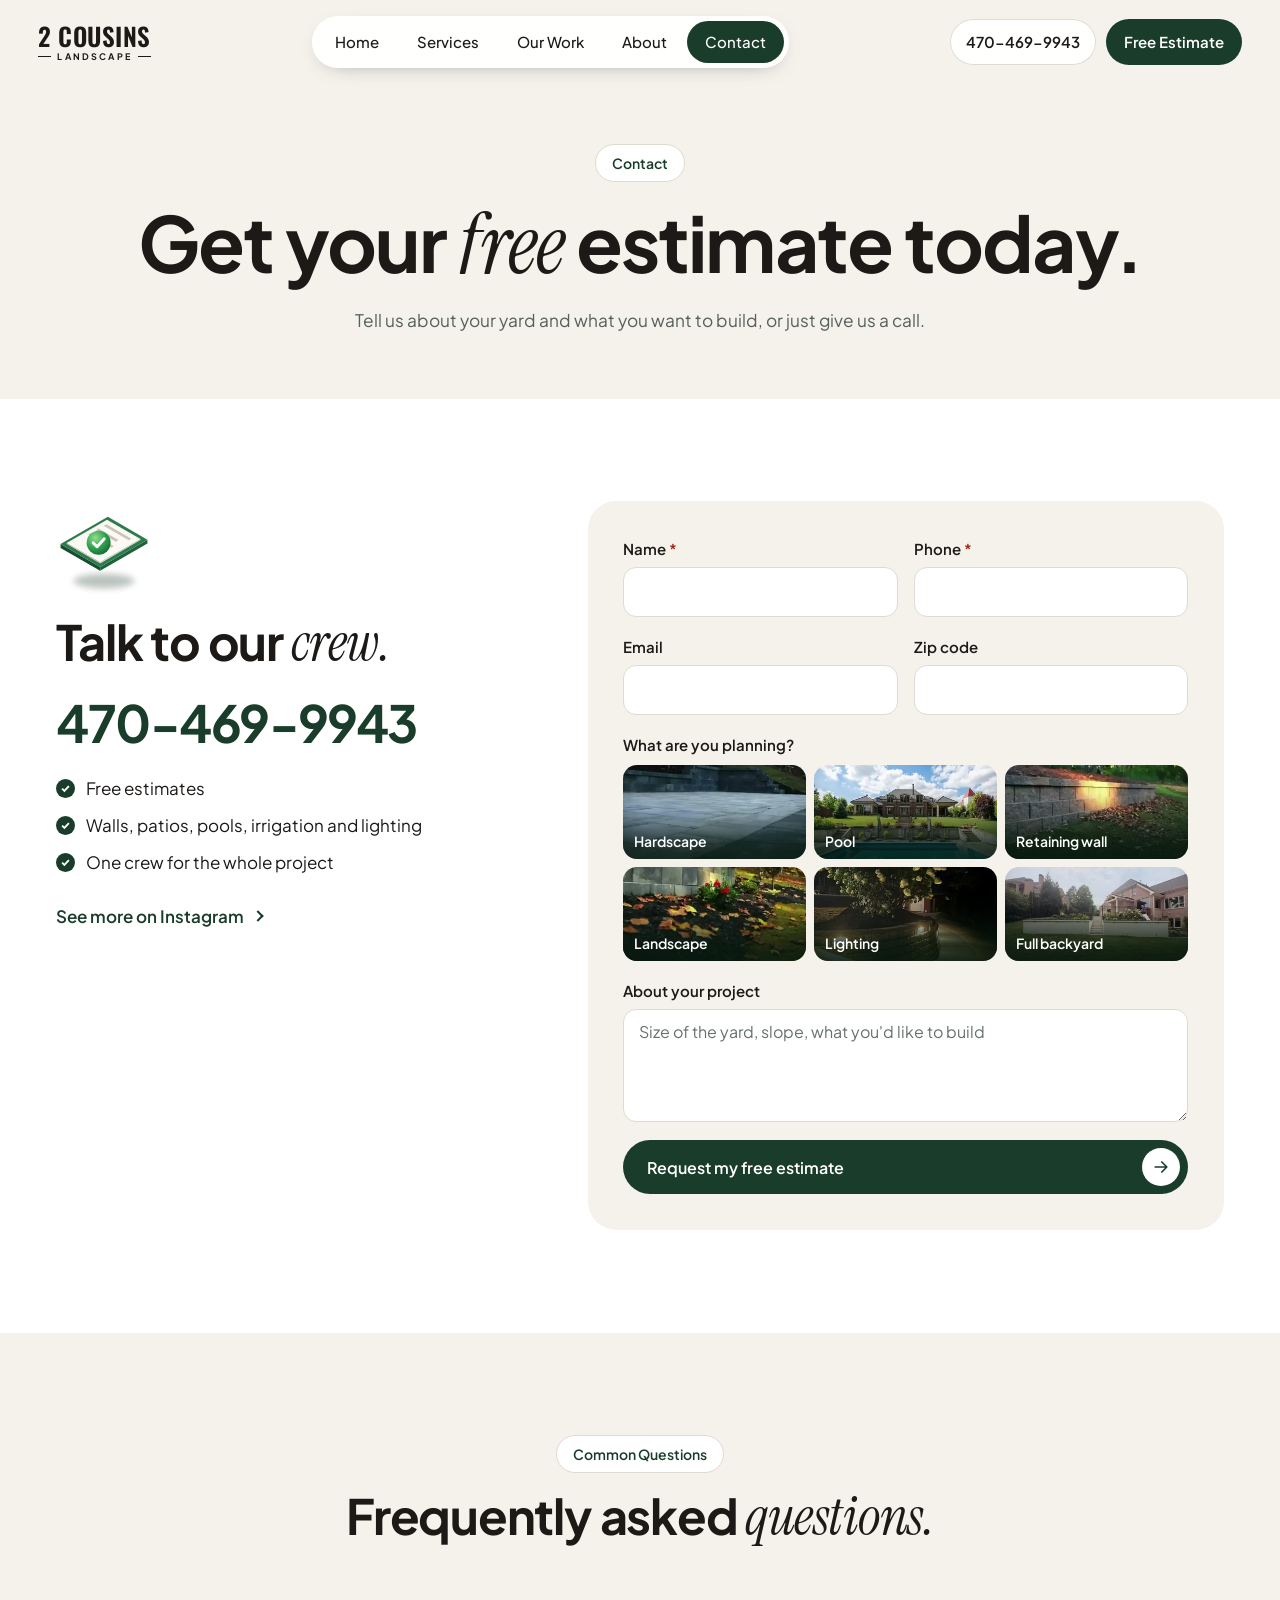
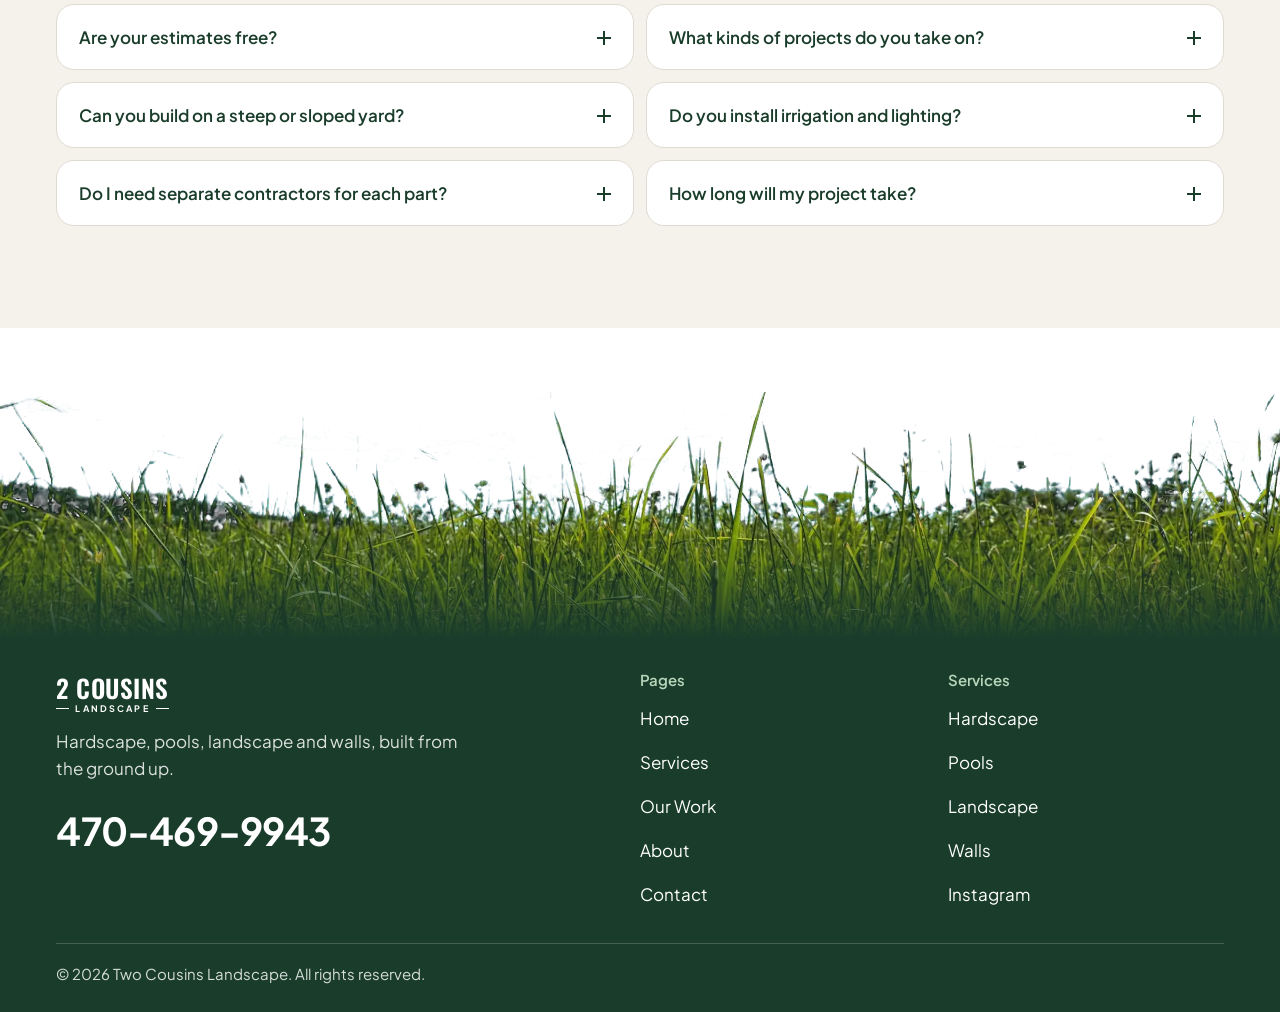
<file: contact.html>
<!doctype html>
<html lang="en">
<head>
<meta charset="utf-8">
<meta name="viewport" content="width=device-width, initial-scale=1">
<title>Free Estimate | Two Cousins Landscape</title>
<meta name="description" content="Get a free estimate from Two Cousins Landscape. Call 470-469-9943 or send the form.">
<meta name="theme-color" content="#1a3d2b">
<meta property="og:title" content="Free Estimate | Two Cousins Landscape">
<meta property="og:description" content="Get a free estimate from Two Cousins Landscape. Call 470-469-9943 or send the form.">
<meta property="og:type" content="website">
<meta property="og:image" content="assets/img/og.jpg">
<link rel="icon" href="data:image/svg+xml,%3Csvg xmlns='http://www.w3.org/2000/svg' viewBox='0 0 32 32'%3E%3Crect width='32' height='32' rx='8' fill='%231a3d2b'/%3E%3Ctext x='16' y='24' font-family='Arial' font-weight='700' font-size='21' text-anchor='middle' fill='%23fff'%3E2%3C/text%3E%3C/svg%3E">
<script type="application/ld+json">
{"@context":"https://schema.org","@type":"HomeAndConstructionBusiness","name":"Two Cousins Landscape","telephone":"+1-470-469-9943","description":"Retaining walls, hardscape, pools, landscape, irrigation and LED landscape lighting.","sameAs":["https://www.instagram.com/twocousinslandscape/"]}
</script>
<link rel="preconnect" href="https://fonts.googleapis.com">
<link rel="preconnect" href="https://fonts.gstatic.com" crossorigin>
<link href="https://fonts.googleapis.com/css2?family=Instrument+Serif:ital@1&family=Oswald:wght@600&family=Plus+Jakarta+Sans:wght@400;500;600;700&display=swap" rel="stylesheet" media="print" onload="this.media='all'">
<noscript><link href="https://fonts.googleapis.com/css2?family=Instrument+Serif:ital@1&family=Oswald:wght@600&family=Plus+Jakarta+Sans:wght@400;500;600;700&display=swap" rel="stylesheet"></noscript>
<link rel="stylesheet" href="styles.css">
<script>document.documentElement.classList.add('js')</script>
</head>
<body class="inner">
<a class="skip" href="#main">Skip to main content</a>
<header class="nav" id="nav">
  <div class="nav-inner">
    <a class="logo" href="index.html" aria-label="2 Cousins Landscape home">
      <span class="logo-main">2 Cousins</span>
      <span class="logo-sub">Landscape</span>
    </a>
    <nav class="nav-links" aria-label="Main">
      <a href="index.html">Home</a>
      <a href="services.html">Services</a>
      <a href="work.html">Our Work</a>
      <a href="about.html">About</a>
      <a href="contact.html" aria-current="page">Contact</a>
    </nav>
    <div class="nav-cta">
      <a class="nav-phone" href="tel:+14704699943">470-469-9943</a>
      <a class="nav-est" href="contact.html">Free Estimate</a>
      <button class="burger" id="burger" type="button" aria-label="Open menu" aria-expanded="false" aria-controls="menu"><span></span><span></span></button>
    </div>
  </div>
</header>
<div class="menu" id="menu" hidden>
  <nav aria-label="Mobile">
    <a href="index.html" style="--i:0">Home</a>
    <a href="services.html" style="--i:1">Services</a>
    <a href="work.html" style="--i:2">Our Work</a>
    <a href="about.html" style="--i:3">About</a>
    <a href="contact.html" style="--i:4" aria-current="page">Contact</a>
    <a class="menu-phone" href="tel:+14704699943" style="--i:5">470-469-9943</a>
  </nav>
</div>
<main id="main">
<span id="top"></span>
<section class="page-hero">
  <div class="wrap">
    <span class="tag reveal">Contact</span>
    <h1 class="words"><span class="w" style="--i:0">Get</span> <span class="w" style="--i:1">your</span> <span class="w" style="--i:2"><em>free</em></span> <span class="w" style="--i:3">estimate</span> <span class="w" style="--i:4">today.</span></h1>
    <p class="lead reveal">Tell us about your yard and what you want to build, or just give us a call.</p>
  </div>
</section>
<section class="section">
  <div class="wrap contact-grid">
    <div class="contact-side">
      <img class="ico reveal" src="assets/icons/estimate.svg" width="120" height="120" alt="" style="width:96px;height:96px">
      <h2 class="reveal">Talk to our <em>crew.</em></h2>
      <a class="contact-phone reveal" href="tel:+14704699943">470-469-9943</a>
      <ul class="ticks reveal">
        <li>Free estimates</li>
        <li>Walls, patios, pools, irrigation and lighting</li>
        <li>One crew for the whole project</li>
      </ul>
      <a class="link reveal" href="https://www.instagram.com/twocousinslandscape/" target="_blank" rel="noopener">See more on Instagram</a>
    </div>
    <form class="form reveal" id="estimate" novalidate>
      <div class="form-row">
        <div class="field">
          <label for="f-name">Name <span aria-hidden="true">*</span></label>
          <input id="f-name" name="name" autocomplete="name" required aria-describedby="e-name">
          <p class="err" id="e-name" role="alert"></p>
        </div>
        <div class="field">
          <label for="f-phone">Phone <span aria-hidden="true">*</span></label>
          <input id="f-phone" name="phone" type="tel" autocomplete="tel" required aria-describedby="e-phone">
          <p class="err" id="e-phone" role="alert"></p>
        </div>
      </div>
      <div class="form-row">
        <div class="field">
          <label for="f-email">Email</label>
          <input id="f-email" name="email" type="email" autocomplete="email" aria-describedby="e-email">
          <p class="err" id="e-email" role="alert"></p>
        </div>
        <div class="field">
          <label for="f-zip">Zip code</label>
          <input id="f-zip" name="zip" inputmode="numeric" autocomplete="postal-code" maxlength="5">
        </div>
      </div>
      <fieldset class="picker">
        <legend>What are you planning?</legend>
        <div class="picker-grid">
            <label class="pick" style="background-image:url('assets/img/hardscape-360.webp')"><input type="radio" name="service" value="Hardscape"><span>Hardscape</span></label>
            <label class="pick" style="background-image:url('assets/img/pools-360.webp')"><input type="radio" name="service" value="Pool"><span>Pool</span></label>
            <label class="pick" style="background-image:url('assets/img/walls-360.webp')"><input type="radio" name="service" value="Retaining wall"><span>Retaining wall</span></label>
            <label class="pick" style="background-image:url('assets/img/landscape-360.webp')"><input type="radio" name="service" value="Landscape"><span>Landscape</span></label>
            <label class="pick" style="background-image:url('assets/img/bank-after-360.webp')"><input type="radio" name="service" value="Lighting"><span>Lighting</span></label>
            <label class="pick" style="background-image:url('assets/img/project-limestone-360.webp')"><input type="radio" name="service" value="Full backyard"><span>Full backyard</span></label>
        </div>
      </fieldset>
      <div class="field">
        <label for="f-details">About your project</label>
        <textarea id="f-details" name="details" rows="4" placeholder="Size of the yard, slope, what you'd like to build"></textarea>
      </div>
      <button class="btn btn-block" type="submit">Request my free estimate</button>
      <p class="form-status" id="formStatus" role="status"></p>
    </form>
  </div>
</section>

<section class="section cream" id="faq">
  <div class="wrap">
    <div class="center head reveal">
      <span class="tag">Common Questions</span>
      <h2>Frequently asked <em>questions.</em></h2>
    </div>
    <div class="faq">
      <details class="reveal"><summary>Are your estimates free?</summary><p>Yes. Fill out the form or call 470-469-9943 and tell us what you have in mind.</p></details>
      <details class="reveal"><summary>What kinds of projects do you take on?</summary><p>Hardscape of any type, pools, landscape and walls. That covers one retaining wall up to a complete backyard.</p></details>
      <details class="reveal"><summary>Can you build on a steep or sloped yard?</summary><p>Yes. Retaining walls and grading are how we turn a slope into usable, level ground.</p></details>
      <details class="reveal"><summary>Do you install irrigation and lighting?</summary><p>Yes. Irrigation and LED landscape lighting can be built into your project alongside the walls and planting.</p></details>
      <details class="reveal"><summary>Do I need separate contractors for each part?</summary><p>No. Stonework, walls, pool work, irrigation and planting can all run as a single project with us.</p></details>
      <details class="reveal"><summary>How long will my project take?</summary><p>It depends on the size of the job, access to the site and the weather. Ask for a timeline when you request your estimate.</p></details>
    </div>
  </div>
</section>
</main>
<footer class="footer">
  <div class="grass" aria-hidden="true"></div>
  <div class="footer-body">
    <div class="wrap">
      <div class="footer-grid">
        <div>
          <a class="logo" href="index.html" aria-label="2 Cousins Landscape home">
            <span class="logo-main">2 Cousins</span>
            <span class="logo-sub">Landscape</span>
          </a>
          <p class="footer-tag">Hardscape, pools, landscape and walls, built from the ground up.</p>
          <a class="footer-phone" href="tel:+14704699943">470-469-9943</a>
        </div>
        <nav aria-label="Pages">
          <h2>Pages</h2>
          <a href="index.html">Home</a>
          <a href="services.html">Services</a>
          <a href="work.html">Our Work</a>
          <a href="about.html">About</a>
          <a href="contact.html">Contact</a>
        </nav>
        <nav aria-label="Services">
          <h2>Services</h2>
          <a href="services.html#hardscape">Hardscape</a>
          <a href="services.html#pools">Pools</a>
          <a href="services.html#landscape">Landscape</a>
          <a href="services.html#walls">Walls</a>
          <a href="https://www.instagram.com/twocousinslandscape/" target="_blank" rel="noopener">Instagram</a>
        </nav>
      </div>
      <p class="legal">&copy; <span id="year">2026</span> Two Cousins Landscape. All rights reserved.</p>
    </div>
  </div>
</footer>
<a class="totop" id="totop" href="#top" aria-label="Back to top"></a>
<div class="mobile-cta" id="mobileCta">
  <a href="tel:+14704699943">Call</a>
  <a href="contact.html">Free Estimate</a>
</div>
<script src="main.js"></script>
</body>
</html>
</file>
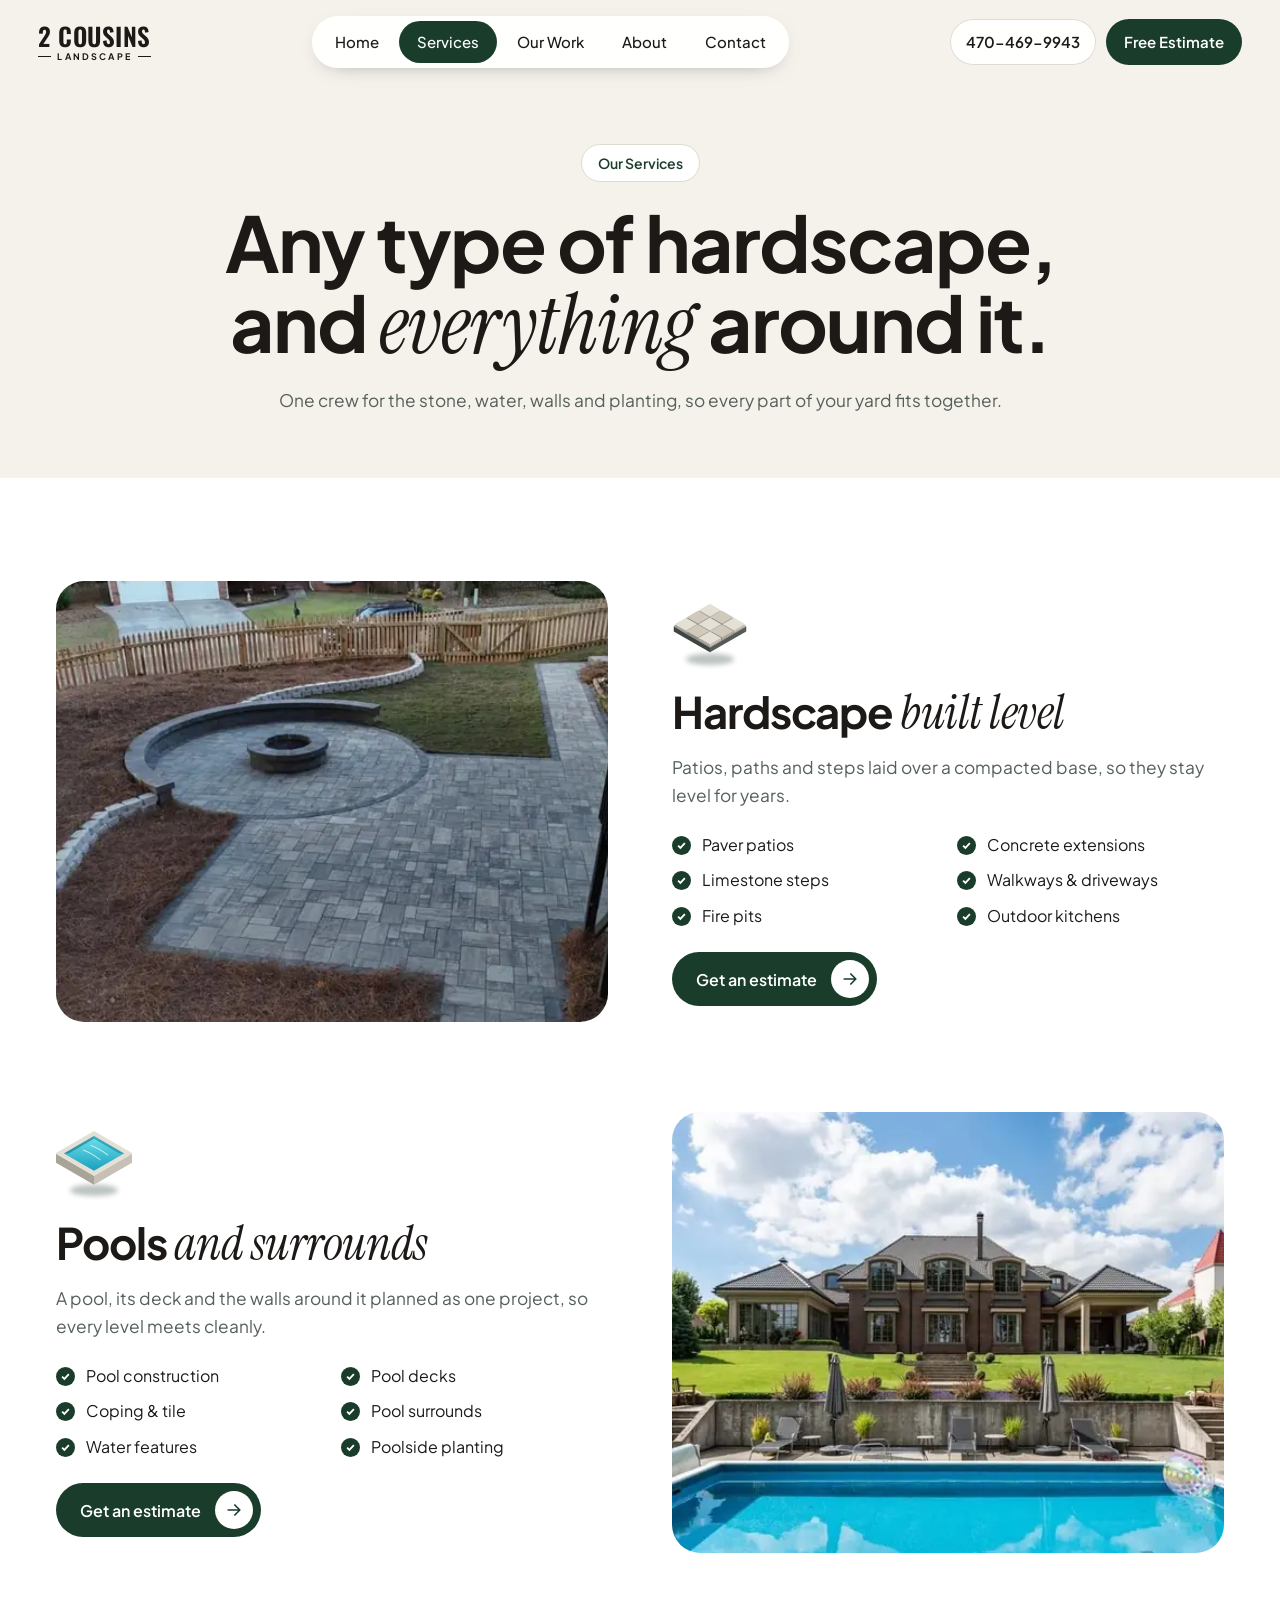
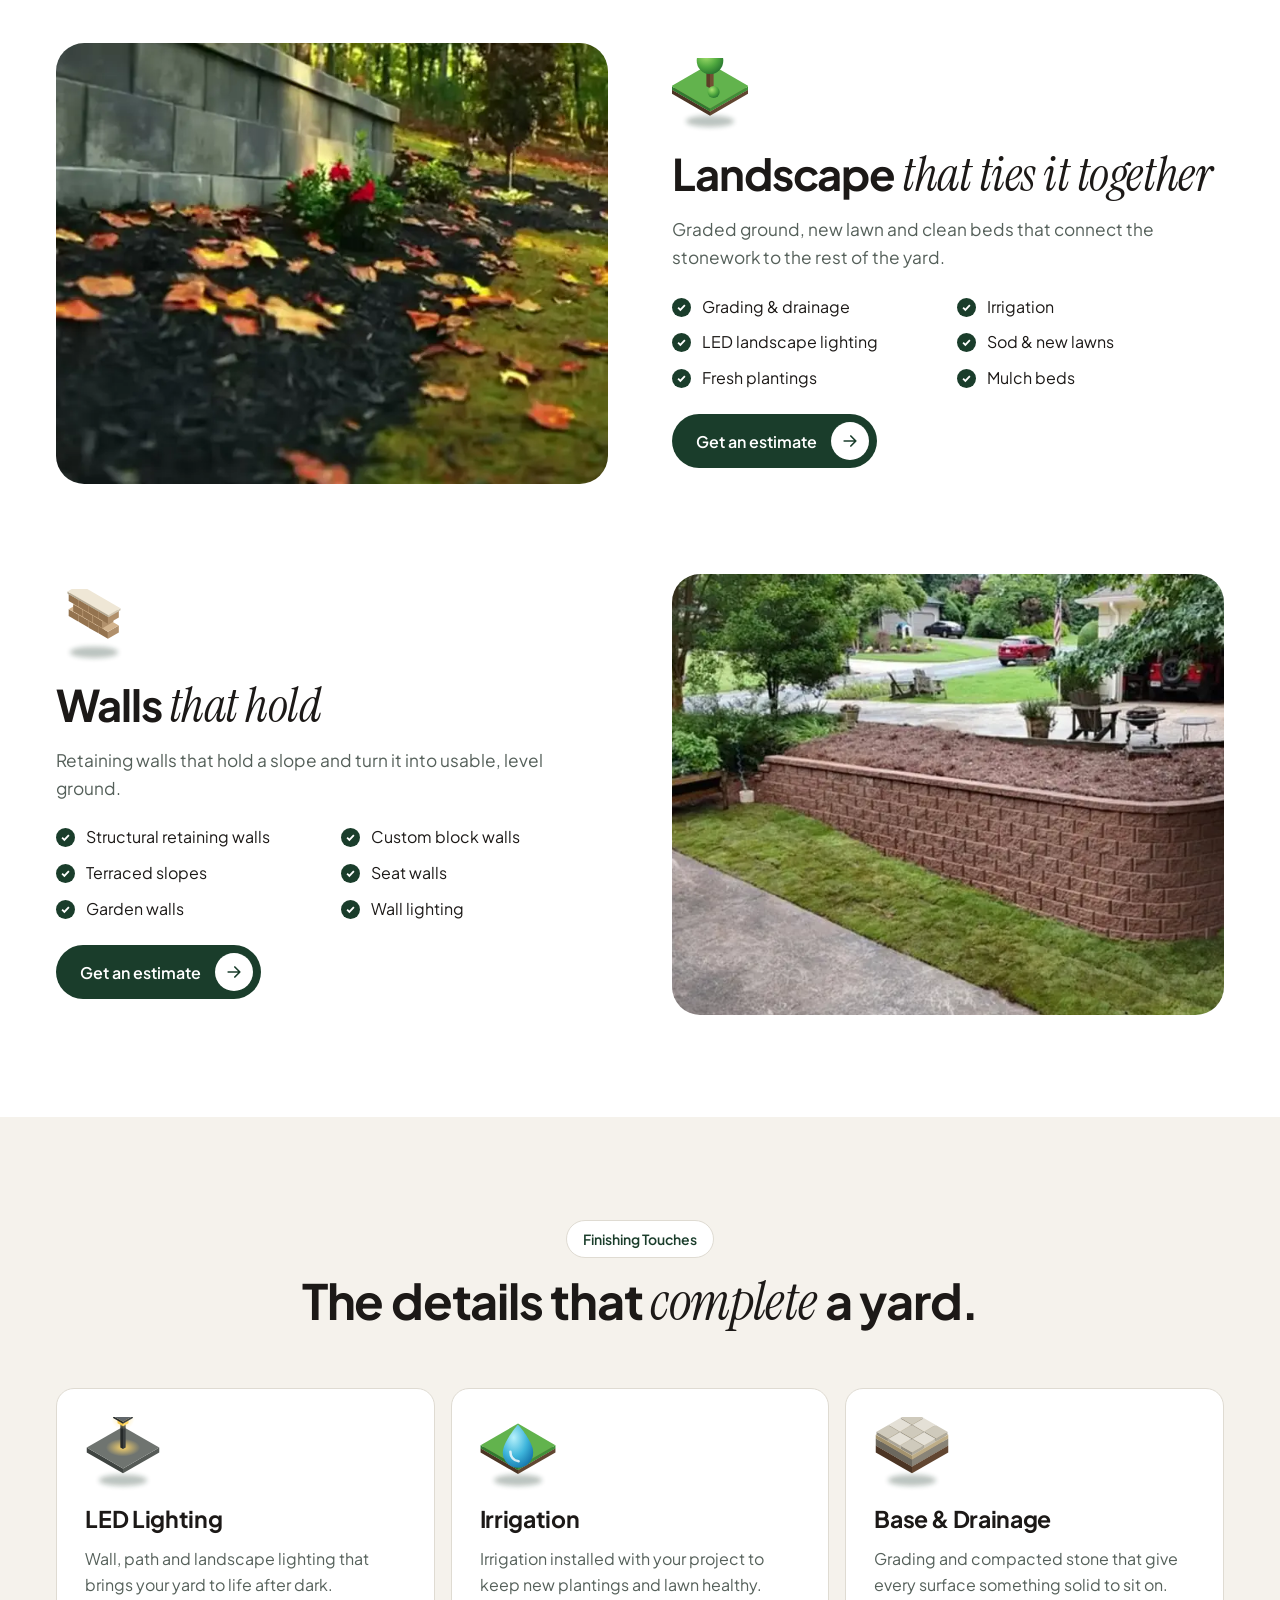
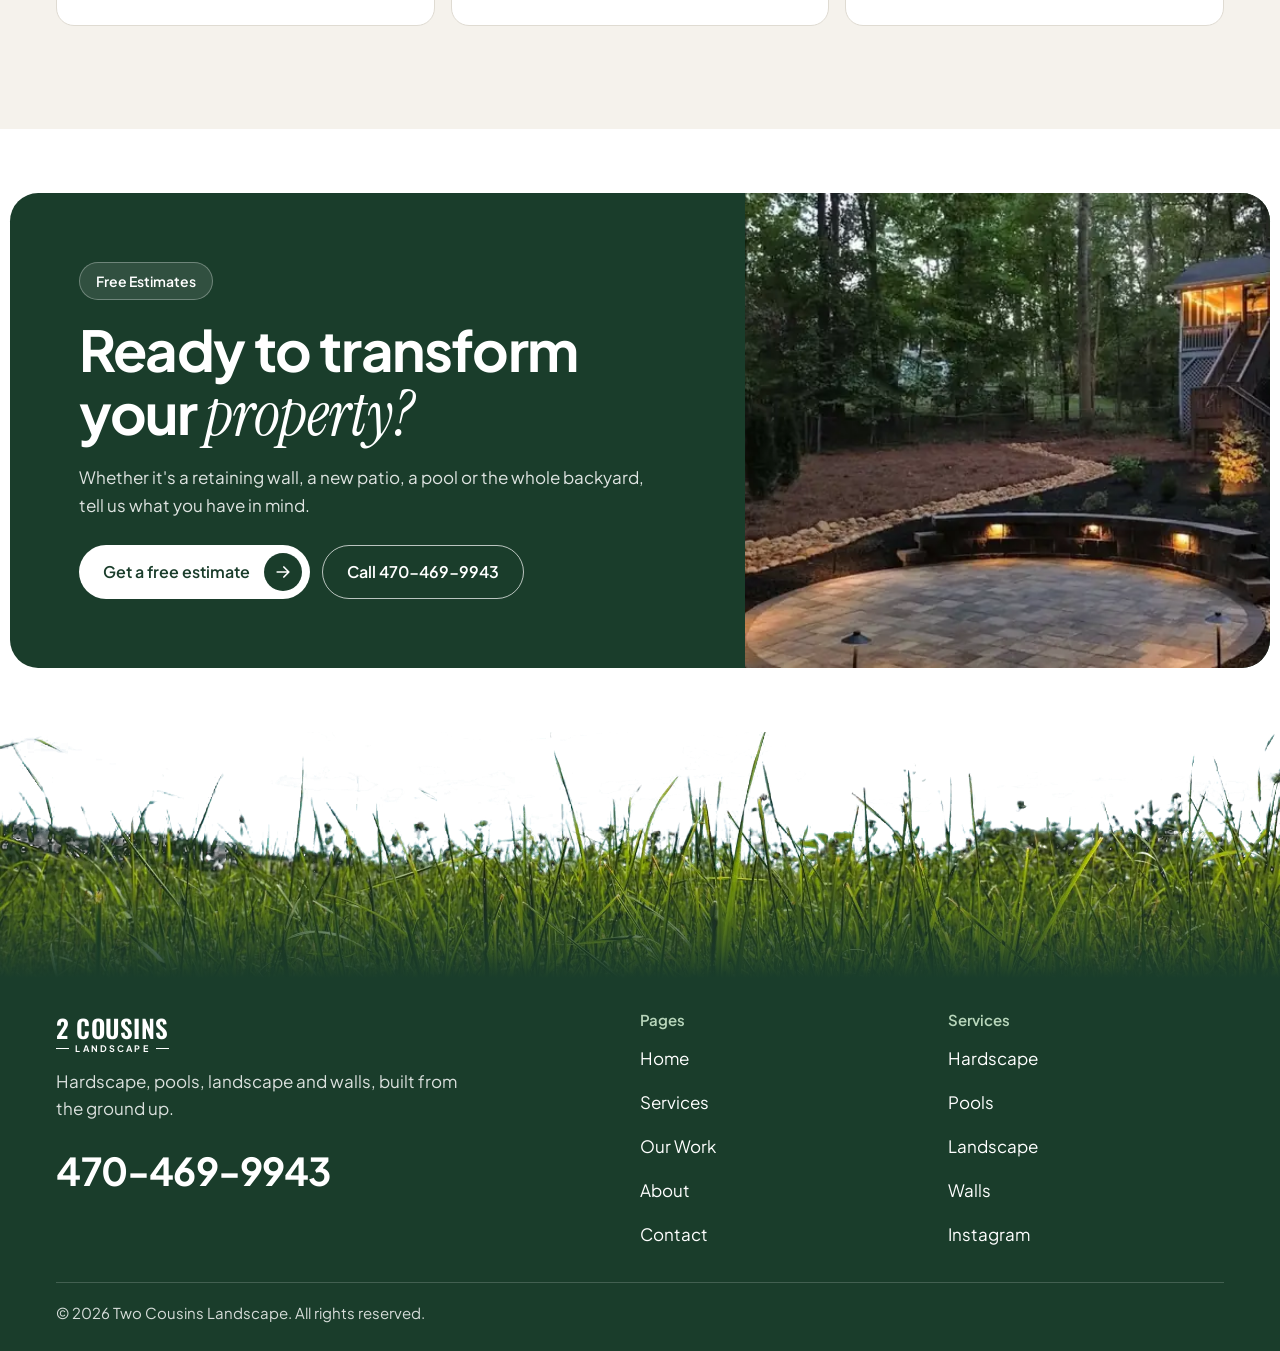
<file: services.html>
<!doctype html>
<html lang="en">
<head>
<meta charset="utf-8">
<meta name="viewport" content="width=device-width, initial-scale=1">
<title>Services | Two Cousins Landscape</title>
<meta name="description" content="Hardscape, pools, landscape, retaining walls, irrigation and LED lighting from one crew. Free estimates.">
<meta name="theme-color" content="#1a3d2b">
<meta property="og:title" content="Services | Two Cousins Landscape">
<meta property="og:description" content="Hardscape, pools, landscape, retaining walls, irrigation and LED lighting from one crew. Free estimates.">
<meta property="og:type" content="website">
<meta property="og:image" content="assets/img/og.jpg">
<link rel="icon" href="data:image/svg+xml,%3Csvg xmlns='http://www.w3.org/2000/svg' viewBox='0 0 32 32'%3E%3Crect width='32' height='32' rx='8' fill='%231a3d2b'/%3E%3Ctext x='16' y='24' font-family='Arial' font-weight='700' font-size='21' text-anchor='middle' fill='%23fff'%3E2%3C/text%3E%3C/svg%3E">
<script type="application/ld+json">
{"@context":"https://schema.org","@type":"HomeAndConstructionBusiness","name":"Two Cousins Landscape","telephone":"+1-470-469-9943","description":"Retaining walls, hardscape, pools, landscape, irrigation and LED landscape lighting.","sameAs":["https://www.instagram.com/twocousinslandscape/"]}
</script>
<link rel="preconnect" href="https://fonts.googleapis.com">
<link rel="preconnect" href="https://fonts.gstatic.com" crossorigin>
<link href="https://fonts.googleapis.com/css2?family=Instrument+Serif:ital@1&family=Oswald:wght@600&family=Plus+Jakarta+Sans:wght@400;500;600;700&display=swap" rel="stylesheet" media="print" onload="this.media='all'">
<noscript><link href="https://fonts.googleapis.com/css2?family=Instrument+Serif:ital@1&family=Oswald:wght@600&family=Plus+Jakarta+Sans:wght@400;500;600;700&display=swap" rel="stylesheet"></noscript>
<link rel="stylesheet" href="styles.css">
<script>document.documentElement.classList.add('js')</script>
</head>
<body class="inner">
<a class="skip" href="#main">Skip to main content</a>
<header class="nav" id="nav">
  <div class="nav-inner">
    <a class="logo" href="index.html" aria-label="2 Cousins Landscape home">
      <span class="logo-main">2 Cousins</span>
      <span class="logo-sub">Landscape</span>
    </a>
    <nav class="nav-links" aria-label="Main">
      <a href="index.html">Home</a>
      <a href="services.html" aria-current="page">Services</a>
      <a href="work.html">Our Work</a>
      <a href="about.html">About</a>
      <a href="contact.html">Contact</a>
    </nav>
    <div class="nav-cta">
      <a class="nav-phone" href="tel:+14704699943">470-469-9943</a>
      <a class="nav-est" href="contact.html">Free Estimate</a>
      <button class="burger" id="burger" type="button" aria-label="Open menu" aria-expanded="false" aria-controls="menu"><span></span><span></span></button>
    </div>
  </div>
</header>
<div class="menu" id="menu" hidden>
  <nav aria-label="Mobile">
    <a href="index.html" style="--i:0">Home</a>
    <a href="services.html" style="--i:1" aria-current="page">Services</a>
    <a href="work.html" style="--i:2">Our Work</a>
    <a href="about.html" style="--i:3">About</a>
    <a href="contact.html" style="--i:4">Contact</a>
    <a class="menu-phone" href="tel:+14704699943" style="--i:5">470-469-9943</a>
  </nav>
</div>
<main id="main">
<span id="top"></span>
<section class="page-hero">
  <div class="wrap">
    <span class="tag reveal">Our Services</span>
    <h1 class="words"><span class="w" style="--i:0">Any</span> <span class="w" style="--i:1">type</span> <span class="w" style="--i:2">of</span> <span class="w" style="--i:3">hardscape,</span> <span class="w" style="--i:4">and</span> <span class="w" style="--i:5"><em>everything</em></span> <span class="w" style="--i:6">around</span> <span class="w" style="--i:7">it.</span></h1>
    <p class="lead reveal">One crew for the stone, water, walls and planting, so every part of your yard fits together.</p>
  </div>
</section>
<section class="section">
  <div class="wrap">
    <article class="service" id="hardscape">
      <figure class="service-photo reveal"><img src="assets/img/fire-pit-patio.webp" srcset="assets/img/fire-pit-patio-360.webp 360w, assets/img/fire-pit-patio-720.webp 720w, assets/img/fire-pit-patio.webp 1260w" sizes="(max-width: 860px) 92vw, 50vw" width="1260" height="690" fetchpriority="high" alt="Grey paver patio with a round fire pit and curved seat wall"></figure>
      <div class="service-copy reveal">
        <img class="ico" src="assets/icons/hardscape.svg" width="120" height="120" alt="" loading="lazy">
        <h2>Hardscape <em>built level</em></h2>
        <p class="lead">Patios, paths and steps laid over a compacted base, so they stay level for years.</p>
        <ul class="ticks"><li>Paver patios</li><li>Concrete extensions</li><li>Limestone steps</li><li>Walkways &amp; driveways</li><li>Fire pits</li><li>Outdoor kitchens</li></ul>
        <a class="btn" href="contact.html?project=Hardscape">Get an estimate</a>
      </div>
    </article>
    <article class="service" id="pools">
      <figure class="service-photo reveal"><img src="assets/img/pools.webp" srcset="assets/img/pools-360.webp 360w, assets/img/pools-720.webp 720w, assets/img/pools.webp 1000w" sizes="(max-width: 860px) 92vw, 50vw" width="1000" height="566" loading="lazy" decoding="async" alt="Backyard pool below terraced stone walls and a manicured lawn"></figure>
      <div class="service-copy reveal">
        <img class="ico" src="assets/icons/pools.svg" width="120" height="120" alt="" loading="lazy">
        <h2>Pools <em>and surrounds</em></h2>
        <p class="lead">A pool, its deck and the walls around it planned as one project, so every level meets cleanly.</p>
        <ul class="ticks"><li>Pool construction</li><li>Pool decks</li><li>Coping &amp; tile</li><li>Pool surrounds</li><li>Water features</li><li>Poolside planting</li></ul>
        <a class="btn" href="contact.html?project=Pool">Get an estimate</a>
      </div>
    </article>
    <article class="service" id="landscape">
      <figure class="service-photo reveal"><img src="assets/img/landscape.webp" srcset="assets/img/landscape-360.webp 360w, assets/img/landscape-720.webp 720w, assets/img/landscape.webp 928w" sizes="(max-width: 860px) 92vw, 50vw" width="928" height="1280" loading="lazy" decoding="async" alt="Dark mulch bed with red flowers, fallen leaves and fresh lawn below a block wall"></figure>
      <div class="service-copy reveal">
        <img class="ico" src="assets/icons/landscape.svg" width="120" height="120" alt="" loading="lazy">
        <h2>Landscape <em>that ties it together</em></h2>
        <p class="lead">Graded ground, new lawn and clean beds that connect the stonework to the rest of the yard.</p>
        <ul class="ticks"><li>Grading &amp; drainage</li><li>Irrigation</li><li>LED landscape lighting</li><li>Sod &amp; new lawns</li><li>Fresh plantings</li><li>Mulch beds</li></ul>
        <a class="btn" href="contact.html?project=Landscape">Get an estimate</a>
      </div>
    </article>
    <article class="service" id="walls">
      <figure class="service-photo reveal"><img src="assets/img/block-wall-after.webp" srcset="assets/img/block-wall-after-360.webp 360w, assets/img/block-wall-after-720.webp 720w, assets/img/block-wall-after.webp 1009w" sizes="(max-width: 860px) 92vw, 50vw" width="1009" height="724" loading="lazy" decoding="async" alt="Curved block retaining wall with mulch above and fresh sod below"></figure>
      <div class="service-copy reveal">
        <img class="ico" src="assets/icons/walls.svg" width="120" height="120" alt="" loading="lazy">
        <h2>Walls <em>that hold</em></h2>
        <p class="lead">Retaining walls that hold a slope and turn it into usable, level ground.</p>
        <ul class="ticks"><li>Structural retaining walls</li><li>Custom block walls</li><li>Terraced slopes</li><li>Seat walls</li><li>Garden walls</li><li>Wall lighting</li></ul>
        <a class="btn" href="contact.html?project=Retaining%20wall">Get an estimate</a>
      </div>
    </article>
  </div>
</section>

<section class="section cream">
  <div class="wrap">
    <div class="center head reveal">
      <span class="tag">Finishing Touches</span>
      <h2>The details that <em>complete</em> a yard.</h2>
    </div>
    <div class="addons">
      <div class="addon value reveal"><img class="ico" src="assets/icons/lighting.svg" width="120" height="120" alt="" loading="lazy"><h3>LED Lighting</h3><p>Wall, path and landscape lighting that brings your yard to life after dark.</p></div>
      <div class="addon value reveal"><img class="ico" src="assets/icons/irrigation.svg" width="120" height="120" alt="" loading="lazy"><h3>Irrigation</h3><p>Irrigation installed with your project to keep new plantings and lawn healthy.</p></div>
      <div class="addon value reveal"><img class="ico" src="assets/icons/base.svg" width="120" height="120" alt="" loading="lazy"><h3>Base &amp; Drainage</h3><p>Grading and compacted stone that give every surface something solid to sit on.</p></div>
    </div>
  </div>
</section>

<div style="height:clamp(40px,5vw,72px)"></div>
<section class="cta reveal" aria-label="Get a free estimate">
  <div class="cta-grid">
    <div class="cta-copy">
      <span class="tag tag-dark">Free Estimates</span>
      <h2>Ready to transform your <em>property?</em></h2>
      <p>Whether it's a retaining wall, a new patio, a pool or the whole backyard, tell us what you have in mind.</p>
      <div class="cta-actions">
        <a class="btn btn-light" href="contact.html">Get a free estimate</a>
        <a class="btn btn-ghost" href="tel:+14704699943">Call 470-469-9943</a>
      </div>
    </div>
    <img src="assets/img/lit-circle.webp" srcset="assets/img/lit-circle-360.webp 360w, assets/img/lit-circle-720.webp 720w, assets/img/lit-circle.webp 1254w" sizes="(max-width: 860px) 92vw, 50vw" width="1254" height="754" loading="lazy" decoding="async" alt="Circular paver patio with a lit seat wall at dusk">
  </div>
</section>
</main>
<footer class="footer">
  <div class="grass" aria-hidden="true"></div>
  <div class="footer-body">
    <div class="wrap">
      <div class="footer-grid">
        <div>
          <a class="logo" href="index.html" aria-label="2 Cousins Landscape home">
            <span class="logo-main">2 Cousins</span>
            <span class="logo-sub">Landscape</span>
          </a>
          <p class="footer-tag">Hardscape, pools, landscape and walls, built from the ground up.</p>
          <a class="footer-phone" href="tel:+14704699943">470-469-9943</a>
        </div>
        <nav aria-label="Pages">
          <h2>Pages</h2>
          <a href="index.html">Home</a>
          <a href="services.html">Services</a>
          <a href="work.html">Our Work</a>
          <a href="about.html">About</a>
          <a href="contact.html">Contact</a>
        </nav>
        <nav aria-label="Services">
          <h2>Services</h2>
          <a href="services.html#hardscape">Hardscape</a>
          <a href="services.html#pools">Pools</a>
          <a href="services.html#landscape">Landscape</a>
          <a href="services.html#walls">Walls</a>
          <a href="https://www.instagram.com/twocousinslandscape/" target="_blank" rel="noopener">Instagram</a>
        </nav>
      </div>
      <p class="legal">&copy; <span id="year">2026</span> Two Cousins Landscape. All rights reserved.</p>
    </div>
  </div>
</footer>
<a class="totop" id="totop" href="#top" aria-label="Back to top"></a>
<div class="mobile-cta" id="mobileCta">
  <a href="tel:+14704699943">Call</a>
  <a href="contact.html">Free Estimate</a>
</div>
<script src="main.js"></script>
</body>
</html>
</file>
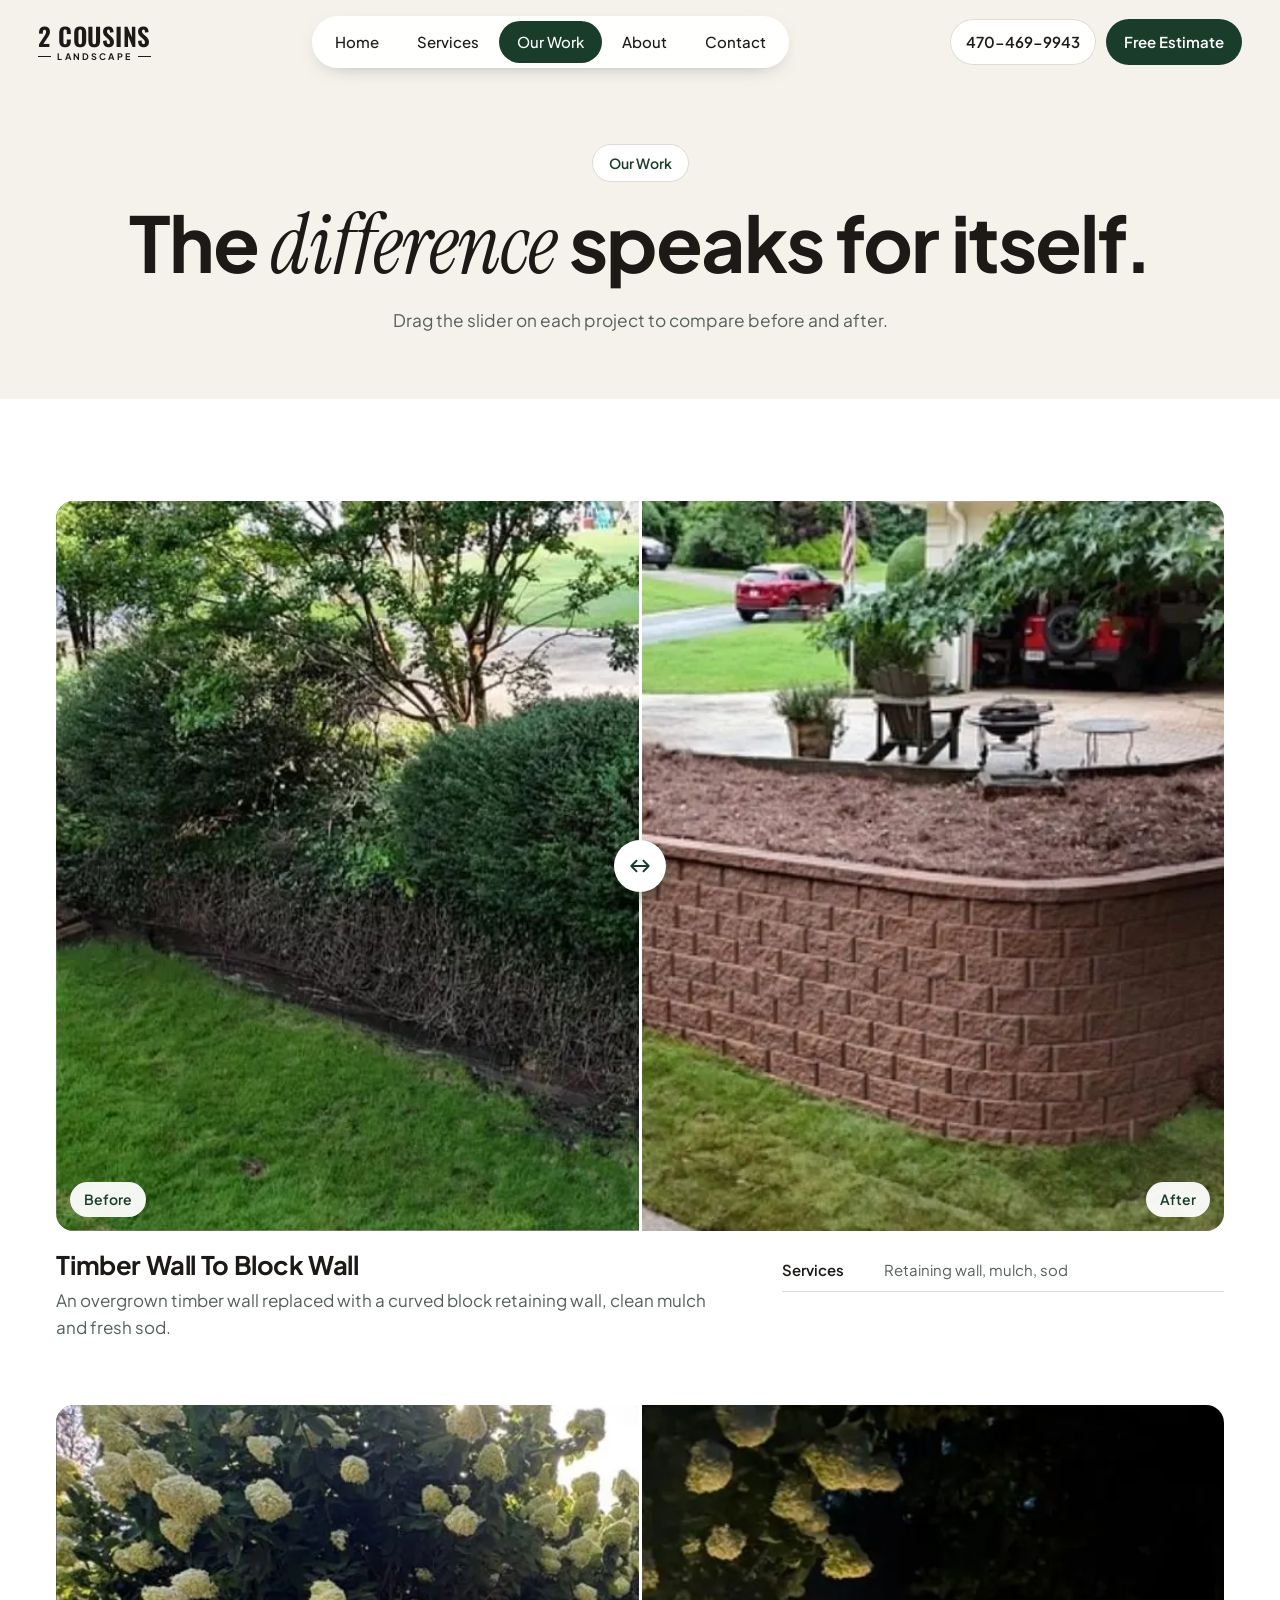
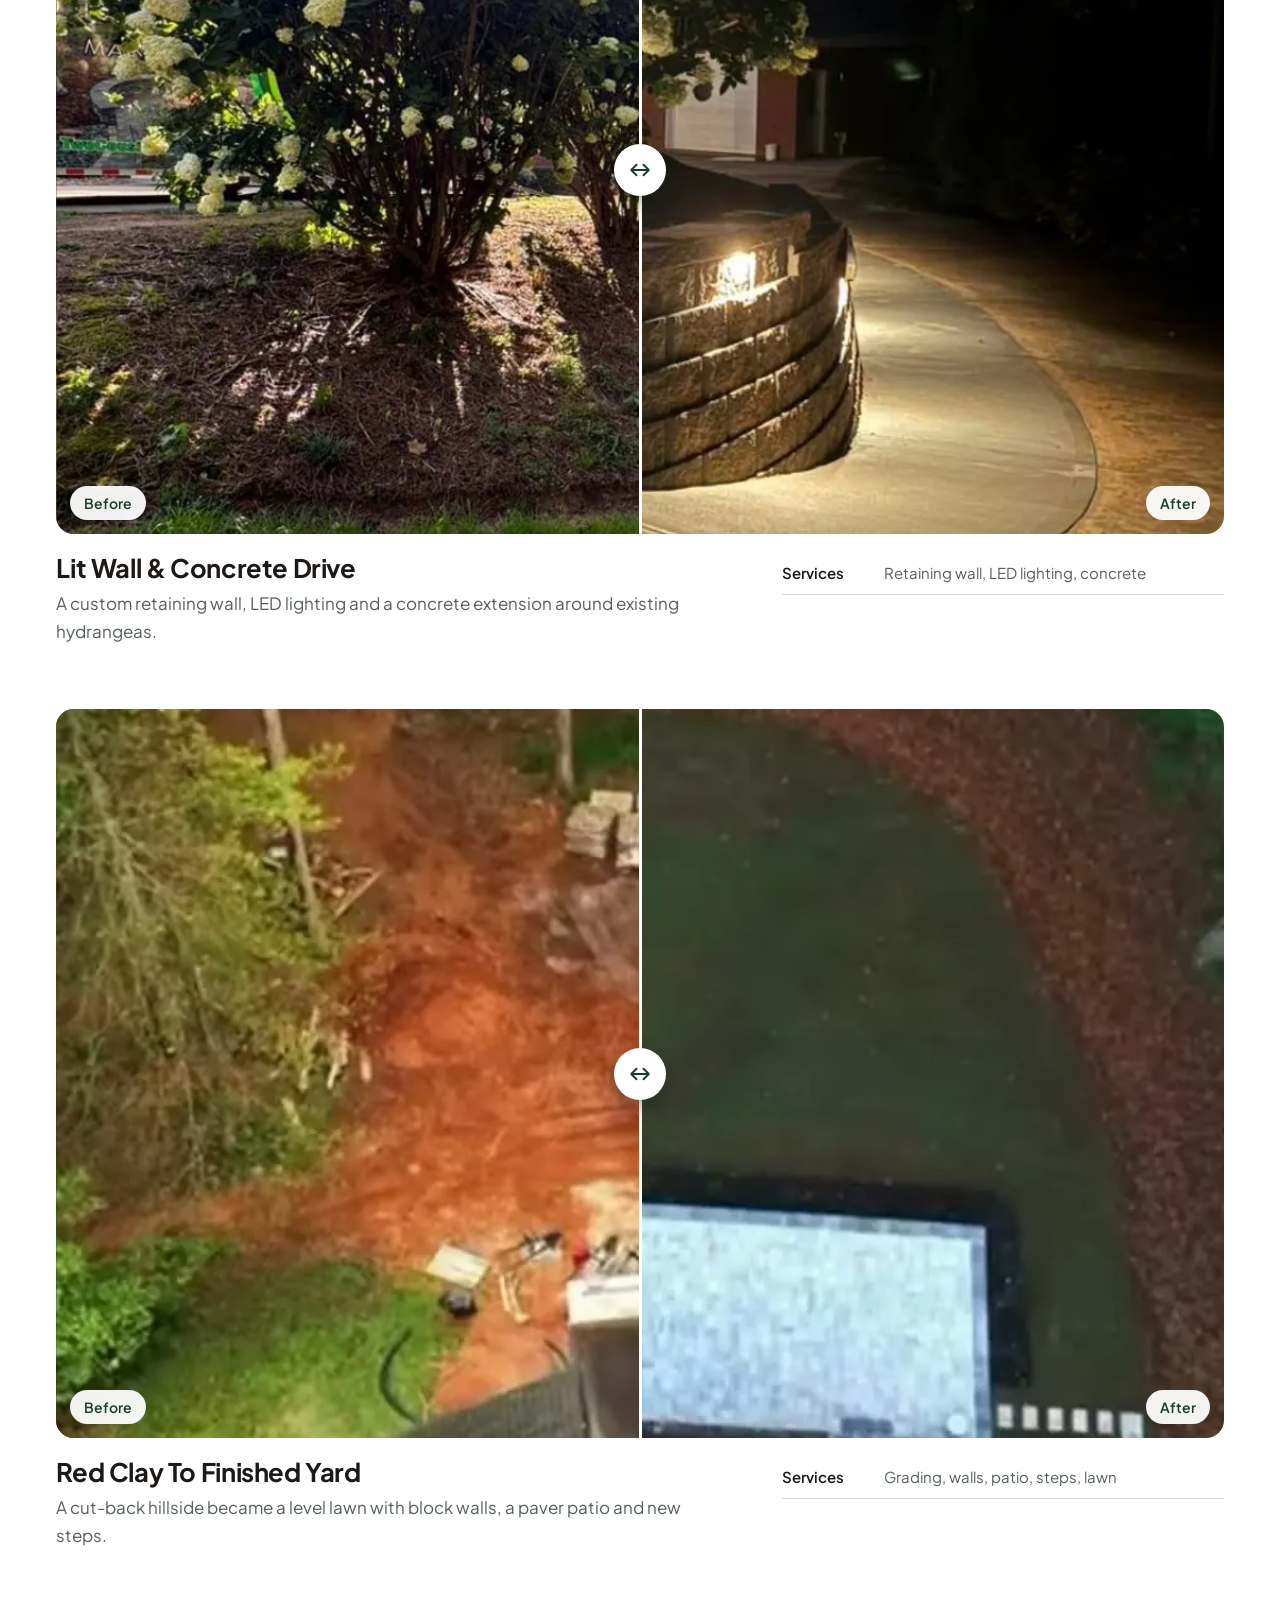
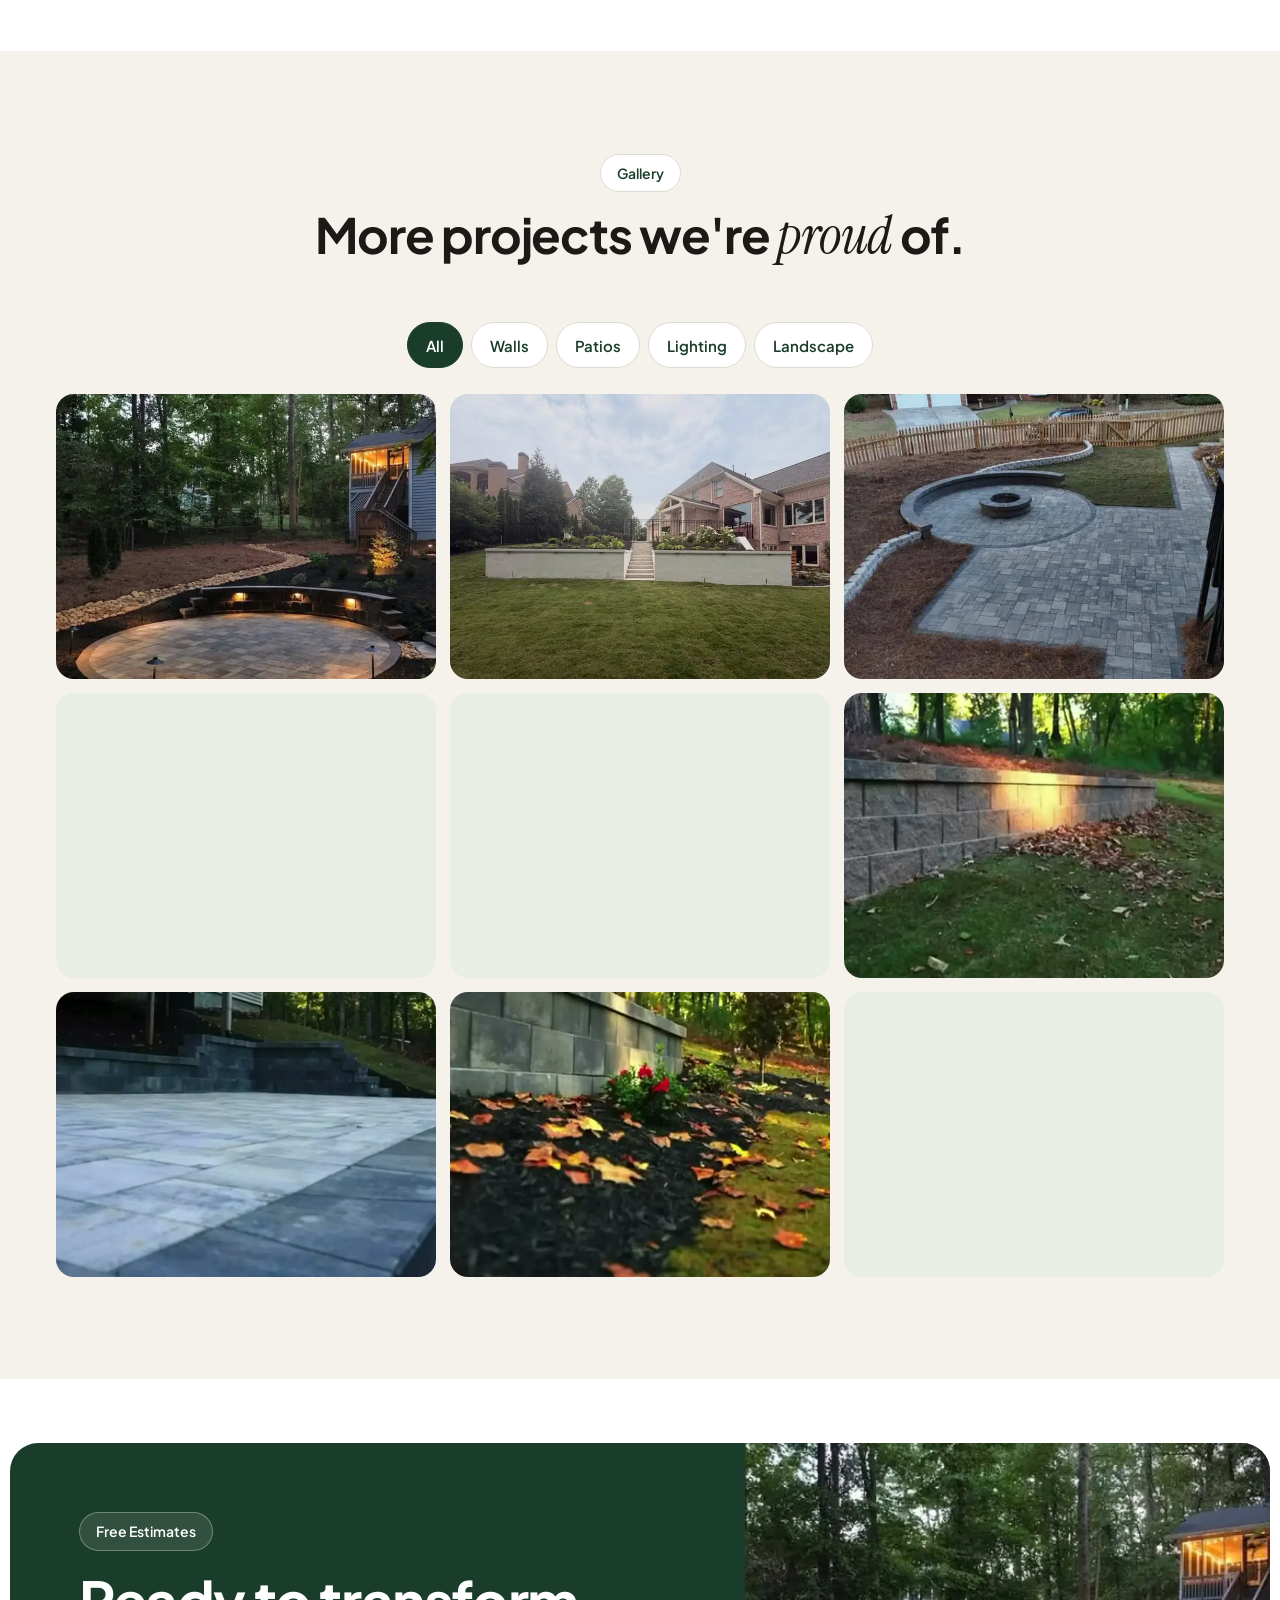
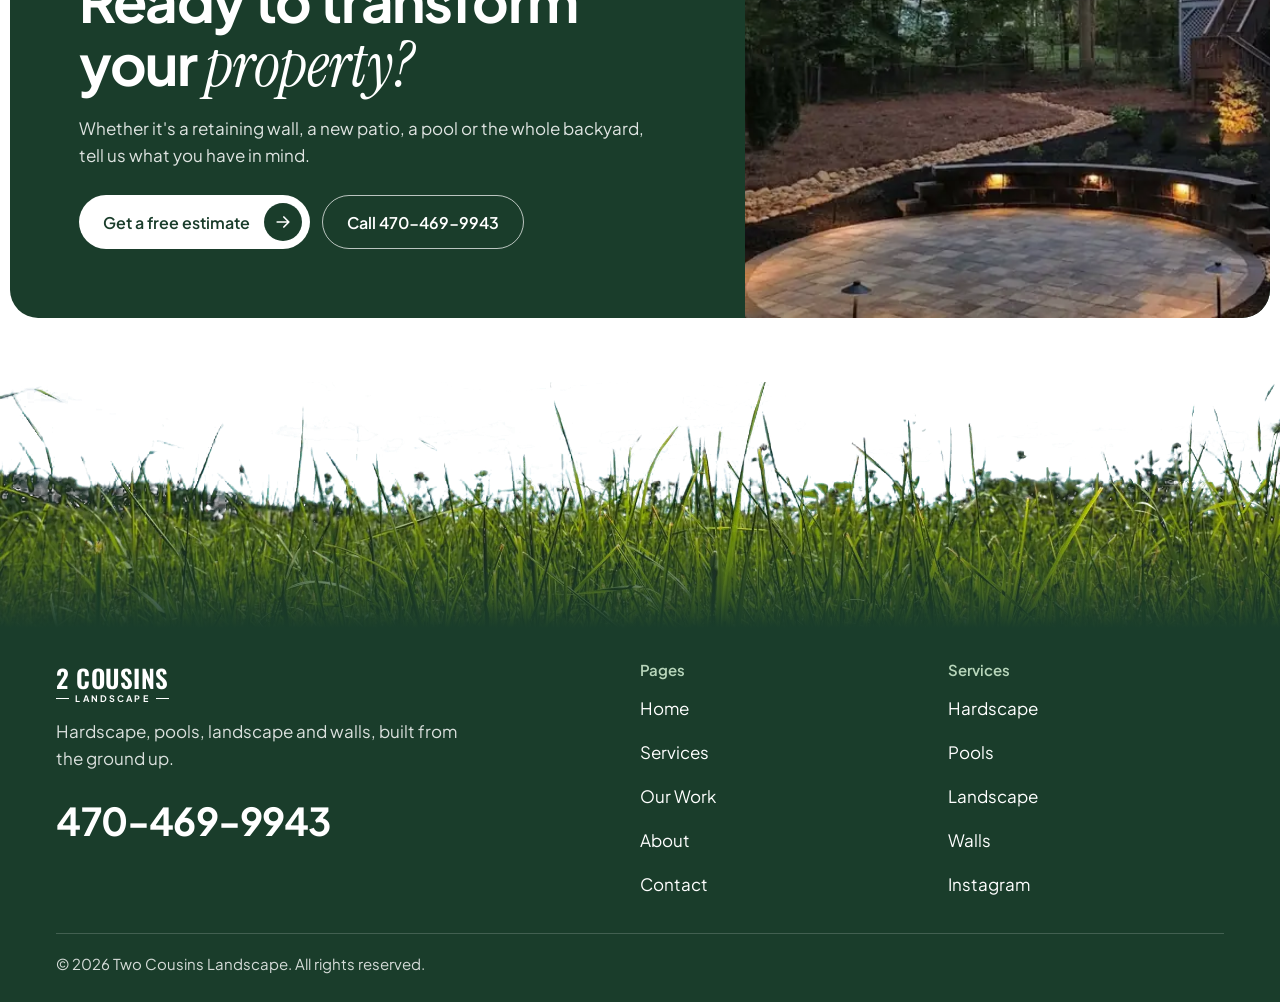
<file: work.html>
<!doctype html>
<html lang="en">
<head>
<meta charset="utf-8">
<meta name="viewport" content="width=device-width, initial-scale=1">
<title>Our Work | Two Cousins Landscape</title>
<meta name="description" content="Before and after projects and a gallery of retaining walls, patios and lighting by Two Cousins Landscape.">
<meta name="theme-color" content="#1a3d2b">
<meta property="og:title" content="Our Work | Two Cousins Landscape">
<meta property="og:description" content="Before and after projects and a gallery of retaining walls, patios and lighting by Two Cousins Landscape.">
<meta property="og:type" content="website">
<meta property="og:image" content="assets/img/og.jpg">
<link rel="icon" href="data:image/svg+xml,%3Csvg xmlns='http://www.w3.org/2000/svg' viewBox='0 0 32 32'%3E%3Crect width='32' height='32' rx='8' fill='%231a3d2b'/%3E%3Ctext x='16' y='24' font-family='Arial' font-weight='700' font-size='21' text-anchor='middle' fill='%23fff'%3E2%3C/text%3E%3C/svg%3E">
<script type="application/ld+json">
{"@context":"https://schema.org","@type":"HomeAndConstructionBusiness","name":"Two Cousins Landscape","telephone":"+1-470-469-9943","description":"Retaining walls, hardscape, pools, landscape, irrigation and LED landscape lighting.","sameAs":["https://www.instagram.com/twocousinslandscape/"]}
</script>
<link rel="preconnect" href="https://fonts.googleapis.com">
<link rel="preconnect" href="https://fonts.gstatic.com" crossorigin>
<link href="https://fonts.googleapis.com/css2?family=Instrument+Serif:ital@1&family=Oswald:wght@600&family=Plus+Jakarta+Sans:wght@400;500;600;700&display=swap" rel="stylesheet" media="print" onload="this.media='all'">
<noscript><link href="https://fonts.googleapis.com/css2?family=Instrument+Serif:ital@1&family=Oswald:wght@600&family=Plus+Jakarta+Sans:wght@400;500;600;700&display=swap" rel="stylesheet"></noscript>
<link rel="stylesheet" href="styles.css">
<script>document.documentElement.classList.add('js')</script>
</head>
<body class="inner">
<a class="skip" href="#main">Skip to main content</a>
<header class="nav" id="nav">
  <div class="nav-inner">
    <a class="logo" href="index.html" aria-label="2 Cousins Landscape home">
      <span class="logo-main">2 Cousins</span>
      <span class="logo-sub">Landscape</span>
    </a>
    <nav class="nav-links" aria-label="Main">
      <a href="index.html">Home</a>
      <a href="services.html">Services</a>
      <a href="work.html" aria-current="page">Our Work</a>
      <a href="about.html">About</a>
      <a href="contact.html">Contact</a>
    </nav>
    <div class="nav-cta">
      <a class="nav-phone" href="tel:+14704699943">470-469-9943</a>
      <a class="nav-est" href="contact.html">Free Estimate</a>
      <button class="burger" id="burger" type="button" aria-label="Open menu" aria-expanded="false" aria-controls="menu"><span></span><span></span></button>
    </div>
  </div>
</header>
<div class="menu" id="menu" hidden>
  <nav aria-label="Mobile">
    <a href="index.html" style="--i:0">Home</a>
    <a href="services.html" style="--i:1">Services</a>
    <a href="work.html" style="--i:2" aria-current="page">Our Work</a>
    <a href="about.html" style="--i:3">About</a>
    <a href="contact.html" style="--i:4">Contact</a>
    <a class="menu-phone" href="tel:+14704699943" style="--i:5">470-469-9943</a>
  </nav>
</div>
<main id="main">
<span id="top"></span>
<section class="page-hero">
  <div class="wrap">
    <span class="tag reveal">Our Work</span>
    <h1 class="words"><span class="w" style="--i:0">The</span> <span class="w" style="--i:1"><em>difference</em></span> <span class="w" style="--i:2">speaks</span> <span class="w" style="--i:3">for</span> <span class="w" style="--i:4">itself.</span></h1>
    <p class="lead reveal">Drag the slider on each project to compare before and after.</p>
  </div>
</section>
<section class="section">
  <div class="wrap">
    <article class="project reveal">
      <div class="compare ">
        <img src="assets/img/block-wall-after.webp" srcset="assets/img/block-wall-after-360.webp 360w, assets/img/block-wall-after-720.webp 720w, assets/img/block-wall-after.webp 1009w" sizes="(max-width: 860px) 92vw, 1200px" width="1009" height="724" fetchpriority="high" alt="After: new curved block retaining wall with clean mulch and fresh sod">
        <div class="compare-before"><img src="assets/img/block-wall-before.webp" srcset="assets/img/block-wall-before-360.webp 360w, assets/img/block-wall-before-720.webp 720w, assets/img/block-wall-before.webp 980w" sizes="(max-width: 860px) 92vw, 1200px" width="980" height="722" loading="lazy" decoding="async" alt="Before: overgrown bank held by an old timber wall"></div>
        <span class="compare-tag compare-tag-l">Before</span>
        <span class="compare-tag compare-tag-r">After</span>
        <span class="compare-handle" aria-hidden="true"></span>
        <input type="range" min="0" max="100" value="50" aria-label="Compare before and after: overgrown timber wall to new block wall">
      </div>
      <div class="project-info">
        <div><h2>Timber Wall To Block Wall</h2><p>An overgrown timber wall replaced with a curved block retaining wall, clean mulch and fresh sod.</p></div>
        <dl class="spec"><div><dt>Services</dt><dd>Retaining wall, mulch, sod</dd></div></dl>
      </div>
    </article>
    <article class="project reveal">
      <div class="compare ">
        <img src="assets/img/bank-after.webp" srcset="assets/img/bank-after-360.webp 360w, assets/img/bank-after-720.webp 720w, assets/img/bank-after.webp 1106w" sizes="(max-width: 860px) 92vw, 1200px" width="1106" height="1404" loading="lazy" decoding="async" alt="After: curved block wall with LED lights and a concrete drive at night">
        <div class="compare-before"><img src="assets/img/bank-before.webp" srcset="assets/img/bank-before-360.webp 360w, assets/img/bank-before-720.webp 720w, assets/img/bank-before.webp 1100w" sizes="(max-width: 860px) 92vw, 1200px" width="1100" height="1386" loading="lazy" decoding="async" alt="Before: hydrangeas on a bare slope beside an unfinished driveway"></div>
        <span class="compare-tag compare-tag-l">Before</span>
        <span class="compare-tag compare-tag-r">After</span>
        <span class="compare-handle" aria-hidden="true"></span>
        <input type="range" min="0" max="100" value="50" aria-label="Compare before and after: bare slope to lit retaining wall">
      </div>
      <div class="project-info">
        <div><h2>Lit Wall &amp; Concrete Drive</h2><p>A custom retaining wall, LED lighting and a concrete extension around existing hydrangeas.</p></div>
        <dl class="spec"><div><dt>Services</dt><dd>Retaining wall, LED lighting, concrete</dd></div></dl>
      </div>
    </article>
    <article class="project reveal">
      <div class="compare ">
        <img src="assets/img/after.webp" srcset="assets/img/after-360.webp 360w, assets/img/after-720.webp 720w, assets/img/after.webp 928w" sizes="(max-width: 860px) 92vw, 1200px" width="928" height="1560" loading="lazy" decoding="async" alt="After: aerial view of the finished yard with lawn, mulch border and patio">
        <div class="compare-before"><img src="assets/img/before.webp" srcset="assets/img/before-360.webp 360w, assets/img/before-720.webp 720w, assets/img/before.webp 928w" sizes="(max-width: 860px) 92vw, 1200px" width="928" height="1560" loading="lazy" decoding="async" alt="Before: aerial view of the bare red clay hillside behind the house"></div>
        <span class="compare-tag compare-tag-l">Before</span>
        <span class="compare-tag compare-tag-r">After</span>
        <span class="compare-handle" aria-hidden="true"></span>
        <input type="range" min="0" max="100" value="50" aria-label="Compare before and after: red clay hillside to finished yard">
      </div>
      <div class="project-info">
        <div><h2>Red Clay To Finished Yard</h2><p>A cut-back hillside became a level lawn with block walls, a paver patio and new steps.</p></div>
        <dl class="spec"><div><dt>Services</dt><dd>Grading, walls, patio, steps, lawn</dd></div></dl>
      </div>
    </article>
  </div>
</section>

<section class="section cream">
  <div class="wrap">
    <div class="center head reveal">
      <span class="tag">Gallery</span>
      <h2>More projects we're <em>proud</em> of.</h2>
    </div>
    <div class="filters reveal" id="filters"><button type="button" data-f="all" aria-pressed="true">All</button><button type="button" data-f="walls" aria-pressed="false">Walls</button><button type="button" data-f="patios" aria-pressed="false">Patios</button><button type="button" data-f="lighting" aria-pressed="false">Lighting</button><button type="button" data-f="landscape" aria-pressed="false">Landscape</button></div>
    <div class="gallery reveal" id="gallery">
      <button type="button" data-c="patios lighting" aria-label="View photo: Circular paver patio with a lit seat wall at dusk"><img src="assets/img/lit-circle.webp" srcset="assets/img/lit-circle-360.webp 360w, assets/img/lit-circle-720.webp 720w, assets/img/lit-circle.webp 1254w" sizes="(max-width: 860px) 50vw, 33vw" width="1254" height="754" loading="lazy" decoding="async" alt="Circular paver patio with a lit seat wall at dusk"></button>
      <button type="button" data-c="walls" aria-label="View photo: White retaining walls and limestone steps behind a brick house"><img src="assets/img/project-limestone.webp" srcset="assets/img/project-limestone-360.webp 360w, assets/img/project-limestone-720.webp 720w, assets/img/project-limestone.webp 1274w" sizes="(max-width: 860px) 50vw, 33vw" width="1274" height="942" loading="lazy" decoding="async" alt="White retaining walls and limestone steps behind a brick house"></button>
      <button type="button" data-c="patios" aria-label="View photo: Grey paver patio with a round fire pit and curved seat wall"><img src="assets/img/fire-pit-patio.webp" srcset="assets/img/fire-pit-patio-360.webp 360w, assets/img/fire-pit-patio-720.webp 720w, assets/img/fire-pit-patio.webp 1260w" sizes="(max-width: 860px) 50vw, 33vw" width="1260" height="690" loading="lazy" decoding="async" alt="Grey paver patio with a round fire pit and curved seat wall"></button>
      <button type="button" data-c="walls lighting" aria-label="View photo: Curved block wall lit at night under white hydrangeas"><img src="assets/img/bank-after.webp" srcset="assets/img/bank-after-360.webp 360w, assets/img/bank-after-720.webp 720w, assets/img/bank-after.webp 1106w" sizes="(max-width: 860px) 50vw, 33vw" width="1106" height="1404" loading="lazy" decoding="async" alt="Curved block wall lit at night under white hydrangeas"></button>
      <button type="button" data-c="walls" aria-label="View photo: Curved block retaining wall with fresh sod"><img src="assets/img/block-wall-after.webp" srcset="assets/img/block-wall-after-360.webp 360w, assets/img/block-wall-after-720.webp 720w, assets/img/block-wall-after.webp 1009w" sizes="(max-width: 860px) 50vw, 33vw" width="1009" height="724" loading="lazy" decoding="async" alt="Curved block retaining wall with fresh sod"></button>
      <button type="button" data-c="walls" aria-label="View photo: Long block retaining wall in low sun"><img src="assets/img/walls.webp" srcset="assets/img/walls-360.webp 360w, assets/img/walls-720.webp 720w, assets/img/walls.webp 928w" sizes="(max-width: 860px) 50vw, 33vw" width="928" height="1280" loading="lazy" decoding="async" alt="Long block retaining wall in low sun"></button>
      <button type="button" data-c="patios" aria-label="View photo: Grey paver patio with a dark border"><img src="assets/img/hardscape.webp" srcset="assets/img/hardscape-360.webp 360w, assets/img/hardscape-720.webp 720w, assets/img/hardscape.webp 928w" sizes="(max-width: 860px) 50vw, 33vw" width="928" height="1280" loading="lazy" decoding="async" alt="Grey paver patio with a dark border"></button>
      <button type="button" data-c="landscape" aria-label="View photo: Mulch bed with red flowers below a block wall"><img src="assets/img/landscape.webp" srcset="assets/img/landscape-360.webp 360w, assets/img/landscape-720.webp 720w, assets/img/landscape.webp 928w" sizes="(max-width: 860px) 50vw, 33vw" width="928" height="1280" loading="lazy" decoding="async" alt="Mulch bed with red flowers below a block wall"></button>
      <button type="button" data-c="landscape" aria-label="View photo: Finished yard from above with lawn, mulch border and patio"><img src="assets/img/after.webp" srcset="assets/img/after-360.webp 360w, assets/img/after-720.webp 720w, assets/img/after.webp 928w" sizes="(max-width: 860px) 50vw, 33vw" width="928" height="1560" loading="lazy" decoding="async" alt="Finished yard from above with lawn, mulch border and patio"></button>
    </div>
  </div>
</section>

<div style="height:clamp(40px,5vw,72px)"></div>
<section class="cta reveal" aria-label="Get a free estimate">
  <div class="cta-grid">
    <div class="cta-copy">
      <span class="tag tag-dark">Free Estimates</span>
      <h2>Ready to transform your <em>property?</em></h2>
      <p>Whether it's a retaining wall, a new patio, a pool or the whole backyard, tell us what you have in mind.</p>
      <div class="cta-actions">
        <a class="btn btn-light" href="contact.html">Get a free estimate</a>
        <a class="btn btn-ghost" href="tel:+14704699943">Call 470-469-9943</a>
      </div>
    </div>
    <img src="assets/img/lit-circle.webp" srcset="assets/img/lit-circle-360.webp 360w, assets/img/lit-circle-720.webp 720w, assets/img/lit-circle.webp 1254w" sizes="(max-width: 860px) 92vw, 50vw" width="1254" height="754" loading="lazy" decoding="async" alt="Circular paver patio with a lit seat wall at dusk">
  </div>
</section>
</main>
<footer class="footer">
  <div class="grass" aria-hidden="true"></div>
  <div class="footer-body">
    <div class="wrap">
      <div class="footer-grid">
        <div>
          <a class="logo" href="index.html" aria-label="2 Cousins Landscape home">
            <span class="logo-main">2 Cousins</span>
            <span class="logo-sub">Landscape</span>
          </a>
          <p class="footer-tag">Hardscape, pools, landscape and walls, built from the ground up.</p>
          <a class="footer-phone" href="tel:+14704699943">470-469-9943</a>
        </div>
        <nav aria-label="Pages">
          <h2>Pages</h2>
          <a href="index.html">Home</a>
          <a href="services.html">Services</a>
          <a href="work.html">Our Work</a>
          <a href="about.html">About</a>
          <a href="contact.html">Contact</a>
        </nav>
        <nav aria-label="Services">
          <h2>Services</h2>
          <a href="services.html#hardscape">Hardscape</a>
          <a href="services.html#pools">Pools</a>
          <a href="services.html#landscape">Landscape</a>
          <a href="services.html#walls">Walls</a>
          <a href="https://www.instagram.com/twocousinslandscape/" target="_blank" rel="noopener">Instagram</a>
        </nav>
      </div>
      <p class="legal">&copy; <span id="year">2026</span> Two Cousins Landscape. All rights reserved.</p>
    </div>
  </div>
</footer>
<a class="totop" id="totop" href="#top" aria-label="Back to top"></a>
<div class="mobile-cta" id="mobileCta">
  <a href="tel:+14704699943">Call</a>
  <a href="contact.html">Free Estimate</a>
</div>
<script src="main.js"></script>
</body>
</html>
</file>
<file: styles.css>
/* Sized to match the web font, so text doesn't jump when the font arrives */
@font-face { font-family: "Jakarta Fallback"; src: local("Arial"), local("Helvetica"); size-adjust: 104.5%; ascent-override: 98%; descent-override: 26%; line-gap-override: 0%; }
@font-face { font-family: "Serif Fallback"; src: local("Georgia"), local("Times New Roman"); font-style: italic; size-adjust: 84%; }

:root {
  --cream: #f5f2ec;
  --sage: #e8eee4;
  --white: #fff;
  --forest: #1a3d2b;
  --forest-2: #24523a;
  --green: #1c8a4a;
  --ink: #1c1917;
  --muted: #55605a;
  --line: #dfdbd2;
  --error: #a12a14;
  --sans: "Plus Jakarta Sans", "Jakarta Fallback", sans-serif;
  --serif: "Instrument Serif", "Serif Fallback", serif;
  --ease: cubic-bezier(.16, 1, .3, 1);
  --gutter: clamp(16px, 4.4vw, 64px);
  --section: clamp(64px, 8vw, 112px);
  --r-lg: clamp(20px, 2.2vw, 30px);
  --r-md: 18px;
}

*, *::before, *::after { box-sizing: border-box; }
html { scroll-behavior: smooth; -webkit-text-size-adjust: 100%; }
body { margin: 0; background: var(--white); color: var(--ink); font: 400 17px/1.6 var(--sans); overflow-x: clip; }
img { display: block; max-width: 100%; height: auto; }
a { color: inherit; }
h1, h2, h3 { margin: 0; font-family: var(--sans); font-weight: 700; letter-spacing: -.025em; }
h1 { font-size: clamp(42px, 6vw, 84px); line-height: 1.04; text-wrap: balance; }
h2 { font-size: clamp(32px, 3.8vw, 52px); line-height: 1.12; }
h3 { font-size: clamp(21px, 1.8vw, 25px); line-height: 1.25; letter-spacing: -.015em; }
em { font: italic 400 1.1em/1 var(--serif); letter-spacing: -.01em; }
p, ul, ol, figure, blockquote { margin: 0; padding: 0; }
ul, ol { list-style: none; }
[hidden] { display: none !important; }
[id] { scroll-margin-top: 104px; }
:focus-visible { outline: 3px solid var(--green); outline-offset: 3px; border-radius: 4px; }

.skip { position: fixed; top: -80px; left: 16px; z-index: 100; padding: 12px 18px; background: var(--ink); color: #fff; border-radius: 10px; transition: transform .2s var(--ease); }
.skip:focus { transform: translateY(96px); }
.wrap { width: min(1320px, 100%); margin-inline: auto; padding-inline: var(--gutter); }
.narrow { width: min(860px, 100%); }
.section { padding-block: var(--section); }
.cream { background: var(--cream); }
.lead { max-width: 58ch; color: var(--muted); font-size: clamp(17px, 1.35vw, 19px); }
.center { text-align: center; }
.center .lead { margin-inline: auto; }
.head { display: grid; gap: 16px; margin-bottom: clamp(36px, 4.6vw, 60px); }
.center.head { justify-items: center; }
.head-row { display: flex; flex-wrap: wrap; align-items: end; justify-content: space-between; gap: 20px 40px; margin-bottom: clamp(32px, 4vw, 52px); }
.head-row > div { display: grid; gap: 16px; }

/* Pills and buttons */
.tag { display: inline-flex; align-items: center; width: max-content; padding: 7px 16px; border: 1px solid var(--line); border-radius: 999px; background: var(--white); font-size: 14px; font-weight: 600; color: var(--forest); }
.cream .tag { background: var(--white); }
.tag-dark { border-color: rgba(255, 255, 255, .3); background: rgba(255, 255, 255, .1); color: #fff; }
.btn { display: inline-flex; align-items: center; justify-content: center; gap: 14px; min-height: 54px; padding: 8px 8px 8px 24px; border: 0; border-radius: 999px; background: var(--forest); color: #fff; font: 600 16px/1.2 var(--sans); text-align: left; text-decoration: none; cursor: pointer; touch-action: manipulation; transition: background-color .25s var(--ease), transform .25s var(--ease); }
.btn::after { content: ""; flex: none; width: 38px; height: 38px; border-radius: 50%; background: #fff url("data:image/svg+xml,%3Csvg xmlns='http://www.w3.org/2000/svg' viewBox='0 0 24 24' fill='none' stroke='%231a3d2b' stroke-width='2' stroke-linecap='round' stroke-linejoin='round'%3E%3Cpath d='M5 12h14M13 6l6 6-6 6'/%3E%3C/svg%3E") center / 20px no-repeat; transition: transform .35s var(--ease); }
.btn:hover { background: var(--forest-2); }
.btn:hover::after { transform: translateX(3px) rotate(-12deg); }
.btn:active { transform: scale(.98); }
.btn[disabled] { opacity: .55; cursor: progress; }
.btn-light { background: #fff; color: var(--forest); }
.btn-light:hover { background: var(--sage); }
.btn-light::after { background-color: var(--forest); background-image: url("data:image/svg+xml,%3Csvg xmlns='http://www.w3.org/2000/svg' viewBox='0 0 24 24' fill='none' stroke='%23fff' stroke-width='2' stroke-linecap='round' stroke-linejoin='round'%3E%3Cpath d='M5 12h14M13 6l6 6-6 6'/%3E%3C/svg%3E"); }
.btn-ghost { padding: 8px 24px; border: 1.5px solid rgba(255, 255, 255, .7); background: transparent; }
.btn-ghost::after { display: none; }
.btn-ghost:hover { background: rgba(255, 255, 255, .14); }
.btn-block { width: 100%; justify-content: space-between; }
.link { display: inline-flex; align-items: center; gap: 10px; min-height: 44px; font-weight: 600; color: var(--forest); text-decoration: none; }
.link::after { content: ""; width: 8px; height: 8px; border-top: 2px solid currentColor; border-right: 2px solid currentColor; transform: rotate(45deg); transition: transform .25s var(--ease); }
.link:hover::after { transform: translateX(4px) rotate(45deg); }
.ticks { display: grid; gap: 10px; }
.ticks li { position: relative; padding-left: 30px; }
.ticks li::before { content: ""; position: absolute; left: 0; top: 4px; width: 19px; height: 19px; border-radius: 50%; background: var(--forest) url("data:image/svg+xml,%3Csvg xmlns='http://www.w3.org/2000/svg' viewBox='0 0 20 20' fill='none' stroke='%23fff' stroke-width='2.4'%3E%3Cpath d='M5.5 10.3l3 3 6-6.4'/%3E%3C/svg%3E") center / 15px no-repeat; }
.ico { display: block; flex: none; width: 76px; height: 76px; transition: transform .6s var(--ease); }
a:hover > .ico, article:hover .ico, .value:hover .ico { transform: translateY(-6px) scale(1.05); }

/* Header */
.nav { position: fixed; inset: 0 0 auto; z-index: 40; color: #fff; transition: background-color .3s var(--ease), box-shadow .3s var(--ease), color .3s var(--ease); }
.inner .nav { color: var(--ink); }
.nav.is-solid { background: rgba(245, 242, 236, .92); -webkit-backdrop-filter: blur(14px); backdrop-filter: blur(14px); color: var(--ink); box-shadow: 0 1px 0 var(--line); }
.nav.menu-open { background: transparent; color: #fff; box-shadow: none; -webkit-backdrop-filter: none; backdrop-filter: none; }
.nav-inner { display: flex; align-items: center; justify-content: space-between; gap: 18px; min-height: 84px; padding-inline: clamp(16px, 3vw, 44px); }
.logo { display: inline-flex; flex-direction: column; align-items: center; justify-content: center; min-height: 44px; width: max-content; color: inherit; text-decoration: none; line-height: 1; }
.logo-main { font: 600 25px/1 "Oswald", var(--sans); letter-spacing: .02em; text-transform: uppercase; }
.logo-sub { display: flex; align-items: center; gap: 6px; width: 100%; margin-top: 4px; font: 700 9px/1 var(--sans); letter-spacing: .24em; text-transform: uppercase; white-space: nowrap; }
.logo-sub::before, .logo-sub::after { content: ""; flex: 1; height: 1px; background: currentColor; }
.nav-links { display: flex; gap: 2px; padding: 5px; border-radius: 999px; background: rgba(255, 255, 255, .95); box-shadow: 0 6px 22px -14px rgba(20, 30, 24, .6); color: var(--ink); }
.nav-links a { padding: 9px 18px; border-radius: 999px; font-size: 15px; font-weight: 500; text-decoration: none; transition: background-color .2s var(--ease), color .2s var(--ease); }
.nav-links a:hover { background: var(--sage); }
.nav-links a[aria-current="page"] { background: var(--forest); color: #fff; }
.nav-cta { display: flex; align-items: center; gap: 10px; }
.nav-phone { display: inline-flex; align-items: center; min-height: 46px; padding-inline: 16px; border-radius: 999px; background: rgba(255, 255, 255, .95); color: var(--ink); font-size: 15px; font-weight: 600; text-decoration: none; white-space: nowrap; }
.nav-est { display: inline-flex; align-items: center; min-height: 46px; padding-inline: 18px; border-radius: 999px; background: var(--forest); color: #fff; font-size: 15px; font-weight: 600; text-decoration: none; white-space: nowrap; transition: background-color .2s var(--ease); }
.nav-est:hover { background: var(--forest-2); }
.inner .nav-phone, .nav.is-solid .nav-phone { box-shadow: inset 0 0 0 1px var(--line); }
.burger { display: none; position: relative; width: 48px; height: 48px; border: 0; border-radius: 50%; background: var(--forest); cursor: pointer; }
.burger span { position: absolute; left: 14px; width: 20px; height: 2px; background: #fff; transition: transform .3s var(--ease); }
.burger span:first-child { top: 20px; }
.burger span:last-child { top: 27px; }
.burger[aria-expanded="true"] { background: rgba(255, 255, 255, .16); }
.burger[aria-expanded="true"] span:first-child { transform: translateY(3.5px) rotate(45deg); }
.burger[aria-expanded="true"] span:last-child { transform: translateY(-3.5px) rotate(-45deg); }
.menu { position: fixed; inset: 0; z-index: 30; padding: 104px var(--gutter) 40px; background: var(--forest); overflow-y: auto; }
.menu nav { display: grid; gap: 2px; }
.menu a { padding-block: 9px; color: #fff; font-size: 36px; font-weight: 700; letter-spacing: -.02em; text-decoration: none; animation: rise-in .6s var(--ease) both; animation-delay: calc(var(--i) * 45ms); }
.menu a[aria-current="page"] { color: #a9e0a0; }
.menu a.menu-phone { margin-top: 18px; font-size: 26px; }
@keyframes rise-in { from { opacity: 0; transform: translateY(40px); } }

/* Home hero */
.hero { position: relative; margin: 10px; overflow: hidden; border-radius: var(--r-lg); background: var(--forest); color: #fff; isolation: isolate; }
.hero-img { position: absolute; inset: 0; z-index: -2; background: url("assets/img/hero.webp") 60% 45% / cover; animation: drift 26s ease-in-out infinite alternate; will-change: transform; }
.hero::after { content: ""; position: absolute; inset: 0; z-index: -1; background: linear-gradient(180deg, rgba(12, 28, 20, .42), rgba(12, 28, 20, 0) 26%), linear-gradient(0deg, rgba(10, 26, 18, .86), rgba(10, 26, 18, .1) 62%); }
@keyframes drift { to { transform: scale(1.08); } }
.hero-inner { display: grid; grid-template-columns: minmax(0, 1fr) auto; gap: 28px 40px; align-items: end; min-height: min(calc(100svh - 20px), 900px); padding: 130px clamp(20px, 3.6vw, 52px) clamp(28px, 3.6vw, 52px); }
.hero-copy { display: grid; gap: 22px; max-width: 800px; }
.hero-copy p { max-width: 54ch; font-size: clamp(17px, 1.4vw, 20px); color: rgba(255, 255, 255, .92); }
.hero-actions { display: flex; flex-wrap: wrap; gap: 12px; }
.hero-card { display: flex; align-items: center; gap: 12px; padding: 12px 20px 12px 12px; border-radius: 20px; background: rgba(255, 255, 255, .96); color: var(--ink); font-size: 15px; font-weight: 600; line-height: 1.3; text-decoration: none; }
.hero-card .ico { width: 56px; height: 56px; }
.hero-card small { display: block; font-size: 13px; font-weight: 500; color: var(--muted); }

/* Inner page hero */
.page-hero { padding: clamp(130px, 16vh, 170px) 0 clamp(44px, 5vw, 72px); background: var(--cream); }
.page-hero .wrap { display: grid; gap: 20px; justify-items: center; text-align: center; }
.page-hero .lead { margin-inline: auto; }

/* Rise animation, measured from the reference: 150px, full fade, about one second */
.js .words .w { display: inline-block; opacity: 0; transform: translateY(150px); transition: opacity 1s var(--ease), transform 1s var(--ease); transition-delay: calc(var(--i) * 28ms); }
.js .words.is-in .w { opacity: 1; transform: none; }
.words .w { display: inline-block; }
.js .reveal { opacity: 0; transform: translateY(46px); transition: opacity 1s var(--ease), transform 1s var(--ease); }
.js .reveal.is-in { opacity: 1; transform: none; }

/* Statement with inline photos */
.statement h2 { max-width: 1040px; font-size: clamp(30px, 3.8vw, 54px); line-height: 1.28; }
.pic { display: inline-block; width: clamp(66px, 7.5vw, 112px); height: clamp(34px, 3.6vw, 52px); margin-inline: 4px; border-radius: 999px; background-size: cover; background-position: center; vertical-align: -.1em; }
.chips { display: flex; flex-wrap: wrap; gap: 8px; margin: 26px 0 28px; }
.chips span { padding: 7px 14px; border-radius: 999px; background: var(--sage); color: var(--forest); font-size: 14px; font-weight: 600; }

/* Video on grass */
.film { display: grid; grid-template-columns: minmax(0, 1fr) auto minmax(0, 1fr); align-items: center; padding: clamp(20px, 2.4vw, 34px); overflow: hidden; border-radius: var(--r-lg); color: #fff; background: linear-gradient(90deg, rgba(12, 44, 20, .7), rgba(12, 44, 20, .16) 36%, rgba(12, 44, 20, .16) 64%, rgba(12, 44, 20, .7)), url("assets/img/grass-bg.webp") center / cover var(--forest); }
.film-text { max-width: 400px; padding-inline: 16px 24px; text-shadow: 0 1px 14px rgba(8, 24, 12, .6); }
.film-text h2 { font-size: clamp(30px, 3vw, 44px); }
.film-text p { margin-top: 12px; }
.film-stage { position: relative; grid-column: 2; width: clamp(290px, 26vw, 360px); aspect-ratio: 464 / 848; overflow: hidden; border-radius: 22px; background: var(--forest); box-shadow: 0 30px 60px -22px rgba(6, 20, 10, .85); }
.film-stage video { display: block; width: 100%; height: 100%; object-fit: cover; }
.film-controls { position: absolute; right: 12px; bottom: 12px; display: flex; gap: 8px; }
.film-btn { width: 48px; height: 48px; border: 0; border-radius: 50%; background: rgba(20, 34, 26, .76) center / 22px no-repeat; cursor: pointer; touch-action: manipulation; transition: background-color .2s var(--ease), transform .2s var(--ease); }
.film-btn:hover { background-color: rgba(20, 34, 26, .95); }
.film-btn:active { transform: scale(.94); }
.film-btn:focus-visible { outline-color: #fff; }
.film-btn[data-play] { background-image: url("data:image/svg+xml,%3Csvg xmlns='http://www.w3.org/2000/svg' viewBox='0 0 24 24' fill='%23fff'%3E%3Cpath d='M7 5h4v14H7zM13 5h4v14h-4z'/%3E%3C/svg%3E"); }
.film-stage.is-paused .film-btn[data-play] { background-image: url("data:image/svg+xml,%3Csvg xmlns='http://www.w3.org/2000/svg' viewBox='0 0 24 24' fill='%23fff'%3E%3Cpath d='M7 4l13 8-13 8z'/%3E%3C/svg%3E"); }
.film-btn[data-sound] { background-image: url("data:image/svg+xml,%3Csvg xmlns='http://www.w3.org/2000/svg' viewBox='0 0 24 24' fill='none' stroke='%23fff' stroke-width='2'%3E%3Cpath fill='%23fff' d='M4 9v6h4l5 4V5L8 9z'/%3E%3Cpath d='M17 9l5 6M22 9l-5 6'/%3E%3C/svg%3E"); }
.film-stage.has-sound .film-btn[data-sound] { background-image: url("data:image/svg+xml,%3Csvg xmlns='http://www.w3.org/2000/svg' viewBox='0 0 24 24' fill='none' stroke='%23fff' stroke-width='2'%3E%3Cpath fill='%23fff' d='M4 9v6h4l5 4V5L8 9z'/%3E%3Cpath d='M17 8a6 6 0 010 8M20 5a10 10 0 010 14'/%3E%3C/svg%3E"); }
.film-list { grid-column: 3; justify-self: end; display: grid; gap: 14px; padding-inline: 24px 16px; font-size: clamp(18px, 1.6vw, 22px); font-weight: 600; text-align: right; text-shadow: 0 1px 14px rgba(8, 24, 12, .7); }

/* Home services list */
.svc-split { display: grid; grid-template-columns: minmax(0, 5fr) minmax(0, 7fr); gap: clamp(20px, 3vw, 40px); align-items: stretch; }
.svc-photo { overflow: hidden; border-radius: var(--r-lg); }
.svc-photo img { width: 100%; height: 100%; min-height: 320px; object-fit: cover; }
.svc-rows { display: grid; gap: 12px; }
.svc-row { display: grid; grid-template-columns: 76px minmax(0, 1fr) 44px; gap: 18px; align-items: center; padding: 16px 20px 16px 16px; border: 1px solid var(--line); border-radius: var(--r-md); background: var(--white); text-decoration: none; transition: transform .35s var(--ease), box-shadow .35s var(--ease); }
.svc-row:hover { transform: translateY(-3px); box-shadow: 0 20px 34px -24px rgba(20, 40, 28, .6); }
.svc-row p { margin-top: 2px; font-size: 15px; line-height: 1.45; color: var(--muted); }
.go { display: block; width: 44px; height: 44px; border-radius: 50%; background: var(--sage) url("data:image/svg+xml,%3Csvg xmlns='http://www.w3.org/2000/svg' viewBox='0 0 24 24' fill='none' stroke='%231a3d2b' stroke-width='2' stroke-linecap='round' stroke-linejoin='round'%3E%3Cpath d='M7 17L17 7M9 7h8v8'/%3E%3C/svg%3E") center / 20px no-repeat; transition: background-color .25s var(--ease), transform .35s var(--ease); }
.svc-row:hover .go { background-color: #cfe3c8; transform: rotate(8deg); }

/* Process timeline */
.proc { padding-block: var(--section); background: var(--cream); overflow: hidden; }
.proc-head { display: grid; gap: 18px; justify-items: center; margin-bottom: clamp(44px, 5vw, 72px); text-align: center; }
.proc-head h2 { max-width: 13.5em; }
.proc-head p { color: var(--forest); font-size: clamp(17px, 1.4vw, 19px); }
.steps { position: relative; --p: 0; width: min(1000px, 100%); margin-inline: auto; }
.steps-line { position: absolute; left: 50%; top: 12px; bottom: 12px; width: 18px; margin-left: -9px; overflow: hidden; border-radius: 9px; background: #d8d6d0; }
.steps-line i { position: absolute; inset: 0; border-radius: 9px; background: linear-gradient(180deg, #b6c2b4, var(--forest)); transform: scaleY(var(--p)); transform-origin: top; }
.step { position: relative; display: grid; gap: 10px; width: 50%; min-height: 176px; padding: 0 0 26px 62px; margin-left: 50%; opacity: .001; transform: translateY(60px); transition: opacity .9s var(--ease), transform .9s var(--ease); }
.step:nth-child(odd) { margin-left: 0; padding: 0 62px 26px 0; text-align: right; justify-items: end; }
.step.is-on, html:not(.js) .step { opacity: 1; transform: none; }
.step::before { content: ""; position: absolute; top: 18px; left: -18px; width: 36px; height: 36px; border-radius: 50%; background: #c9cbc6 radial-gradient(circle, #fff 0 6px, transparent 6.5px); transition: background-color .4s var(--ease), transform .4s var(--ease); }
.step:nth-child(odd)::before { left: auto; right: -18px; }
.step.is-on::before { background-color: var(--forest); transform: scale(1.06); }
.step-top { display: flex; align-items: center; gap: 18px; }
.step:nth-child(odd) .step-top { flex-direction: row-reverse; }
.step-num { font-size: clamp(64px, 7vw, 92px); font-weight: 700; line-height: .95; letter-spacing: -.04em; color: var(--green); background: linear-gradient(180deg, #1aa152, #14532f); -webkit-background-clip: text; background-clip: text; -webkit-text-fill-color: transparent; }
.step h3 { color: var(--forest); }
.step p { max-width: 400px; color: var(--muted); font-size: 16px; line-height: 1.45; }
.proc-cta { display: flex; justify-content: center; margin-top: 30px; }

/* Before and after */
.compare { position: relative; --pos: 50%; aspect-ratio: 16 / 10; overflow: hidden; border-radius: var(--r-md); background: var(--sage); cursor: ew-resize; touch-action: pan-y; -webkit-user-select: none; user-select: none; }
.compare img { position: absolute; inset: 0; width: 100%; height: 100%; object-fit: cover; pointer-events: none; -webkit-user-drag: none; }
.compare-before { position: absolute; inset: 0; clip-path: inset(0 calc(100% - var(--pos)) 0 0); }
.compare-handle { position: absolute; top: 0; bottom: 0; left: var(--pos); width: 3px; margin-left: -1.5px; background: #fff; pointer-events: none; }
.compare-handle::after { content: ""; position: absolute; top: 50%; left: 50%; width: 52px; height: 52px; margin: -26px 0 0 -26px; border-radius: 50%; background: #fff url("data:image/svg+xml,%3Csvg xmlns='http://www.w3.org/2000/svg' viewBox='0 0 32 32' fill='none' stroke='%231a3d2b' stroke-width='2.2' stroke-linecap='round' stroke-linejoin='round'%3E%3Cpath d='M12 10l-6 6 6 6M20 10l6 6-6 6M6 16h20'/%3E%3C/svg%3E") center / 28px no-repeat; box-shadow: 0 8px 18px rgba(10, 30, 16, .35); }
.compare input { position: absolute; inset: 0; width: 100%; height: 100%; margin: 0; padding: 0; opacity: 0; pointer-events: none; }
.compare:has(input:focus-visible) .compare-handle::after { outline: 3px solid var(--green); outline-offset: 3px; }
.compare-tag { position: absolute; bottom: 14px; padding: 6px 14px; border-radius: 999px; background: rgba(255, 255, 255, .94); color: var(--forest); font-size: 14px; font-weight: 600; pointer-events: none; }
.compare-tag-l { left: 14px; }
.compare-tag-r { right: 14px; }
.project { display: grid; gap: 18px; }
.project + .project { margin-top: clamp(44px, 5vw, 72px); }
.project-info { display: grid; grid-template-columns: minmax(0, 3fr) minmax(0, 2fr); gap: 20px clamp(24px, 5vw, 72px); }
.project-info h2, .project-info h3 { font-size: clamp(23px, 2vw, 28px); line-height: 1.25; letter-spacing: -.015em; }
.project-info p { margin-top: 6px; color: var(--muted); }
.spec { display: grid; align-content: start; font-size: 15px; }
.spec div { display: grid; grid-template-columns: 90px minmax(0, 1fr); gap: 12px; padding-block: 9px; border-bottom: 1px solid var(--line); }
.spec dt { font-weight: 600; }
.spec dd { margin: 0; color: var(--muted); }
dl { margin: 0; }

/* Photo ribbon */
.ribbon { overflow: hidden; padding-block: var(--section); }
.ribbon-track { display: flex; width: max-content; animation: slide 60s linear infinite; }
.ribbon:hover .ribbon-track { animation-play-state: paused; }
.ribbon-set { display: flex; }
.ribbon-set img { width: auto; max-width: none; height: clamp(200px, 22vw, 310px); margin-right: 14px; border-radius: var(--r-md); object-fit: cover; }
@keyframes slide { to { transform: translateX(-50%); } }

/* Dark call to action */
.cta { margin: 0 10px; overflow: hidden; border-radius: var(--r-lg); background: var(--forest); color: #fff; }
.cta-grid { display: grid; grid-template-columns: minmax(0, 7fr) minmax(0, 5fr); align-items: stretch; }
.cta-copy { display: grid; gap: 18px; justify-items: start; align-content: center; padding: clamp(36px, 5.4vw, 80px); }
.cta-copy h2 { font-size: clamp(34px, 4.4vw, 60px); }
.cta-copy p { max-width: 48ch; color: rgba(255, 255, 255, .86); }
.cta-actions { display: flex; flex-wrap: wrap; gap: 12px; margin-top: 8px; }
.cta img { width: 100%; height: 100%; min-height: 300px; object-fit: cover; }

/* Services page */
.service { display: grid; grid-template-columns: repeat(2, minmax(0, 1fr)); gap: clamp(28px, 5vw, 76px); align-items: center; }
.service + .service { margin-top: clamp(56px, 7vw, 100px); }
.service:nth-child(even) .service-photo { order: 2; }
.service-photo { overflow: hidden; border-radius: var(--r-lg); }
.service-photo img { width: 100%; aspect-ratio: 5 / 4; object-fit: cover; transition: transform 1.2s var(--ease); }
.service:hover .service-photo img { transform: scale(1.03); }
.service-copy { display: grid; gap: 16px; justify-items: start; }
.service-copy h2 { font-size: clamp(32px, 3.4vw, 46px); }
.service-copy .ticks { grid-template-columns: repeat(2, minmax(0, 1fr)); width: 100%; gap: 10px 18px; margin-block: 6px 8px; font-size: 16px; }
.addons { display: grid; grid-template-columns: repeat(3, minmax(0, 1fr)); gap: 16px; }
.addon { display: grid; gap: 10px; padding: 26px; border-radius: var(--r-md); background: var(--white); border: 1px solid var(--line); }
.addon p { color: var(--muted); font-size: 16px; }

/* Work page */
.filters { display: flex; flex-wrap: wrap; justify-content: center; gap: 8px; margin-bottom: 26px; }
.filters button { min-height: 46px; padding: 8px 18px; border: 1px solid var(--line); border-radius: 999px; background: var(--white); color: var(--forest); font: 600 15px/1 var(--sans); cursor: pointer; transition: background-color .2s var(--ease), color .2s var(--ease); }
.filters button[aria-pressed="true"] { border-color: var(--forest); background: var(--forest); color: #fff; }
.gallery { display: grid; grid-template-columns: repeat(3, minmax(0, 1fr)); gap: 14px; }
.gallery button { display: block; width: 100%; aspect-ratio: 4 / 3; padding: 0; border: 0; overflow: hidden; border-radius: var(--r-md); background: var(--sage); cursor: zoom-in; }
.gallery img { width: 100%; height: 100%; object-fit: cover; transition: transform .9s var(--ease); }
.gallery button:hover img { transform: scale(1.05); }
.lightbox { position: fixed; inset: 0; z-index: 90; display: grid; place-items: center; width: 100%; padding: 16px; border: 0; background: rgba(10, 22, 15, .92); cursor: zoom-out; animation: fade .25s var(--ease); }
.lightbox img { max-height: 92vh; border-radius: var(--r-md); animation: rise-in .5s var(--ease); }
@keyframes fade { from { opacity: 0; } }

/* About page */
.split { display: grid; grid-template-columns: repeat(2, minmax(0, 1fr)); gap: clamp(28px, 5vw, 76px); align-items: center; }
.split-photo { overflow: hidden; border-radius: var(--r-lg); }
.split-photo img { width: 100%; aspect-ratio: 5 / 4; object-fit: cover; }
.split-copy { display: grid; gap: 18px; justify-items: start; }
.values { display: grid; grid-template-columns: repeat(3, minmax(0, 1fr)); gap: 16px; }
.value { display: grid; gap: 12px; align-content: start; padding: 28px; border-radius: var(--r-md); background: var(--white); border: 1px solid var(--line); }
.value p { color: var(--muted); font-size: 16px; }
.quote { display: grid; gap: 18px; justify-items: center; text-align: center; }
.quote p { max-width: 24em; font-size: clamp(26px, 3.2vw, 44px); font-weight: 700; line-height: 1.2; letter-spacing: -.02em; color: var(--forest); }
.quote footer { color: var(--muted); font-weight: 500; }

/* Contact page */
.contact-grid { display: grid; grid-template-columns: minmax(0, 5fr) minmax(0, 7fr); gap: clamp(32px, 6vw, 88px); align-items: start; }
.contact-side { display: grid; gap: 18px; justify-items: start; position: sticky; top: 108px; }
.contact-phone { display: inline-block; padding-block: 6px; color: var(--forest); font-size: clamp(36px, 4vw, 54px); font-weight: 700; letter-spacing: -.03em; line-height: 1.1; text-decoration: none; }
.contact-phone:hover { color: var(--green); }
.form { display: grid; gap: 18px; padding: clamp(20px, 2.8vw, 36px); border-radius: var(--r-lg); background: var(--cream); }
.form-row { display: grid; grid-template-columns: repeat(2, minmax(0, 1fr)); gap: 16px; }
.field { display: grid; gap: 6px; }
label { font-size: 15px; font-weight: 600; }
label span[aria-hidden] { color: var(--error); }
input, select, textarea { width: 100%; min-height: 50px; padding: 11px 15px; border: 1px solid var(--line); border-radius: 13px; background: #fff; color: var(--ink); font: 400 16px/1.4 var(--sans); transition: border-color .2s var(--ease); }
input:hover, textarea:hover { border-color: #aeb4ac; }
textarea { resize: vertical; }
::placeholder { color: #66726a; opacity: 1; }
.err { color: var(--error); font-size: 14px; }
.err:empty, .form-status:empty { display: none; }
[aria-invalid="true"] { border-color: var(--error); }
.form-status { font-weight: 600; }
.form-status.is-ok { color: var(--forest); }
.form-status.is-bad { color: var(--error); }
.picker { min-width: 0; margin: 0; padding: 0; border: 0; }
.picker legend { margin-bottom: 8px; padding: 0; font-size: 15px; font-weight: 600; }
.picker-grid { display: grid; grid-template-columns: repeat(3, minmax(0, 1fr)); gap: 8px; }
.pick { position: relative; display: flex; align-items: flex-end; min-height: 94px; padding: 9px 11px; overflow: hidden; border-radius: 14px; background-size: cover; background-position: center; color: #fff; cursor: pointer; box-shadow: inset 0 -56px 34px -24px rgba(8, 24, 14, .92); }
.pick input { position: absolute; inset: 0; width: 100%; height: 100%; min-height: 0; margin: 0; opacity: 0; cursor: pointer; }
.pick span { position: relative; color: #fff; font-size: 14px; font-weight: 600; line-height: 1.2; }
.pick::after { content: ""; position: absolute; inset: 0; border: 3px solid transparent; border-radius: 14px; pointer-events: none; transition: border-color .2s var(--ease); }
.pick:hover::after { border-color: #cfe3c8; }
.pick:has(input:checked)::after { border-color: var(--green); }
.pick:has(input:checked)::before { content: ""; position: absolute; right: 8px; top: 8px; width: 24px; height: 24px; border-radius: 50%; background: var(--green) url("data:image/svg+xml,%3Csvg xmlns='http://www.w3.org/2000/svg' viewBox='0 0 20 20' fill='none' stroke='%23fff' stroke-width='2.4'%3E%3Cpath d='M5.5 10.3l3 3 6-6.4'/%3E%3C/svg%3E") center / 18px no-repeat; }
.pick:has(input:focus-visible) { outline: 3px solid var(--green); outline-offset: 2px; }

/* FAQ */
.faq { display: grid; grid-template-columns: repeat(2, minmax(0, 1fr)); gap: 12px; align-items: start; }
.faq details { border: 1px solid var(--line); border-radius: var(--r-md); background: var(--white); transition: background-color .25s var(--ease); }
.faq details[open] { background: var(--cream); }
.faq summary { position: relative; display: flex; align-items: center; min-height: 64px; padding: 14px 54px 14px 22px; font-weight: 600; line-height: 1.3; color: var(--forest); cursor: pointer; list-style: none; border-radius: var(--r-md); }
.faq summary::-webkit-details-marker { display: none; }
.faq summary::before, .faq summary::after { content: ""; position: absolute; right: 22px; top: 50%; width: 14px; height: 2px; background: var(--forest); transition: transform .3s var(--ease); }
.faq summary::after { transform: rotate(90deg); }
.faq details[open] summary::after { transform: rotate(0); }
.faq details p { padding: 0 22px 20px; color: var(--muted); }

/* Footer with real grass */
.footer { margin-top: clamp(40px, 5vw, 72px); }
.grass { position: relative; height: 19.2vw; min-height: 120px; background: url("assets/img/grass.webp") bottom center / cover no-repeat; }
.grass::after { content: ""; position: absolute; inset: auto 0 0; height: 46%; background: linear-gradient(0deg, var(--forest), rgba(26, 61, 43, 0)); }
.footer-body { padding-block: 34px 26px; background: var(--forest); color: #fff; }
.footer-grid { display: grid; grid-template-columns: minmax(0, 2fr) repeat(2, minmax(0, 1fr)); gap: 32px; }
.footer-grid h2 { margin-bottom: 8px; font-size: 15px; font-weight: 600; letter-spacing: 0; color: #b8d6bb; }
.footer-grid nav { display: grid; align-content: start; }
.footer-grid nav a { display: inline-flex; align-items: center; min-height: 44px; text-decoration: none; }
.footer-grid nav a:hover { text-decoration: underline; text-underline-offset: 4px; }
.footer-phone { display: inline-block; margin-top: 12px; padding-block: 6px; font-size: clamp(28px, 3vw, 40px); font-weight: 700; letter-spacing: -.02em; text-decoration: none; }
.footer-tag { max-width: 34ch; margin-top: 12px; color: rgba(255, 255, 255, .84); }
.legal { margin-top: 26px; padding-top: 18px; border-top: 1px solid rgba(255, 255, 255, .18); font-size: 15px; color: rgba(255, 255, 255, .82); }
.footer :focus-visible { outline-color: #fff; }
a, button, summary, label { -webkit-tap-highlight-color: rgba(26, 61, 43, .14); }
input, textarea { scroll-margin-bottom: 90px; }
.mobile-cta { display: none; }
.totop { position: fixed; right: 22px; bottom: 22px; z-index: 20; width: 50px; height: 50px; border-radius: 50%; background: var(--forest); opacity: 0; pointer-events: none; transform: translateY(10px); transition: opacity .25s var(--ease), transform .25s var(--ease), background-color .2s var(--ease); }
.totop::before { content: ""; position: absolute; left: 18px; top: 21px; width: 14px; height: 14px; border-top: 2px solid #fff; border-left: 2px solid #fff; transform: rotate(45deg); }
.totop.is-on { opacity: 1; pointer-events: auto; transform: none; }
.totop:hover { background: var(--green); }

@media (max-width: 1180px) {
  .nav-links, .nav-phone { display: none; }
  .burger { display: block; }
  .values, .addons { grid-template-columns: repeat(2, minmax(0, 1fr)); }
  .svc-split { grid-template-columns: minmax(0, 1fr); }
  .svc-photo img { height: auto; aspect-ratio: 16 / 8; min-height: 0; }
}

@media (max-width: 860px) {
  body { font-size: 16px; }
  [id] { scroll-margin-top: 84px; }
  .nav-inner { min-height: 70px; }
  .nav-est { display: none; }
  .hero { margin: 6px; }
  .hero-img { background-image: url("assets/img/hero-m.webp"); background-position: 50% 50%; }
  .hero::after { background: linear-gradient(180deg, rgba(12, 28, 20, .5), rgba(12, 28, 20, .12) 30%), linear-gradient(0deg, rgba(10, 26, 18, .92), rgba(10, 26, 18, .22) 66%); }
  .hero-inner { grid-template-columns: minmax(0, 1fr); min-height: calc(100svh - 66px); padding-top: 96px; padding-bottom: 24px; }
  .hero-card { display: none; }
  .js .words .w { transform: translateY(70px); }
  .pic { width: 60px; height: 30px; }
  .film { display: block; margin-inline: calc(-1 * var(--gutter)); padding: 28px 16px 32px; border-radius: 0; background: linear-gradient(180deg, rgba(12, 44, 20, .74), rgba(12, 44, 20, .2) 34%), url("assets/img/grass-bg-m.webp") center / cover var(--forest); }
  .film-text { max-width: none; padding: 0 0 18px; text-align: center; }
  .film-stage { width: min(80%, 420px, calc((100svh - 40px) * 464 / 848)); margin-inline: auto; }
  .film-list { display: none; }
  .svc-row { grid-template-columns: 62px minmax(0, 1fr) 44px; gap: 12px; padding: 12px; }
  .svc-row .ico { width: 62px; height: 62px; }
  .svc-photo img { aspect-ratio: 4 / 3; }
  .steps-line { left: 12px; margin-left: -6px; width: 12px; }
  .step, .step:nth-child(odd) { width: 100%; min-height: 0; margin-left: 0; padding: 0 0 34px 46px; text-align: left; justify-items: start; }
  .step::before, .step:nth-child(odd)::before { left: -3px; right: auto; top: 12px; width: 30px; height: 30px; background-image: radial-gradient(circle, #fff 0 5px, transparent 5.5px); }
  .step:nth-child(odd) .step-top { flex-direction: row; }
  .step-top { gap: 14px; }
  .step-num { font-size: 62px; }
  .compare { aspect-ratio: 1 / 1; }
  .project-info, .service, .split, .contact-grid, .cta-grid, .faq, .form-row, .values, .addons { grid-template-columns: minmax(0, 1fr); }
  .service:nth-child(even) .service-photo { order: 0; }
  .service-copy .ticks { font-size: 15px; gap: 8px 12px; }
  .gallery { grid-template-columns: repeat(2, minmax(0, 1fr)); gap: 8px; }
  .contact-side { position: static; }
  .cta { margin-inline: 6px; }
  .cta img { min-height: 0; aspect-ratio: 16 / 10; }
  .picker-grid .pick { min-height: 86px; }
  .grass { height: 34vw; background-image: url("assets/img/grass-m.webp"); }
  .footer-grid { grid-template-columns: repeat(2, minmax(0, 1fr)); }
  .footer-grid > div { grid-column: 1 / -1; }
  .footer-body { padding-bottom: 84px; }
  .totop { display: none; }
  .mobile-cta { position: fixed; left: 8px; right: 8px; bottom: max(8px, env(safe-area-inset-bottom)); z-index: 20; display: grid; grid-template-columns: 1fr 2fr; gap: 4px; padding: 4px; border-radius: 999px; background: #fff; box-shadow: 0 12px 30px -10px rgba(10, 30, 16, .55); transition: transform .3s var(--ease), opacity .3s var(--ease); }
  .mobile-cta a { display: flex; align-items: center; justify-content: center; min-height: 48px; border-radius: 999px; background: var(--forest); color: #fff; font-size: 15px; font-weight: 600; text-decoration: none; }
  .mobile-cta a:first-child { background: var(--sage); color: var(--forest); }
  .mobile-cta.is-hidden { transform: translateY(130%); opacity: 0; pointer-events: none; }
}

/* Touch screens: no hover effects left stuck on after a tap */
@media (hover: none) {
  .svc-row:hover, .svc-row:hover .go, a:hover > .ico, article:hover .ico, .value:hover .ico, .service:hover .service-photo img, .gallery button:hover img, .btn:hover::after { transform: none; }
  .svc-row:hover { box-shadow: none; }
  .btn:hover { background: var(--forest); }
  .btn-light:hover { background: #fff; }
  .btn-ghost:hover { background: transparent; }
  .svc-row:active { background: var(--sage); }
}

@media (max-width: 560px) {
  .hero-actions .btn { width: 100%; justify-content: space-between; }
  .hero-actions .btn-ghost { justify-content: center; }
}

@media (max-width: 960px) and (max-height: 500px) {
  .mobile-cta { display: none; }
  .hero-inner { min-height: 0; }
}

@media (prefers-reduced-motion: reduce) {
  html { scroll-behavior: auto; }
  *, *::before, *::after { animation-duration: .01ms !important; animation-delay: 0ms !important; transition-duration: .01ms !important; transition-delay: 0ms !important; }
  .js .reveal, .js .words .w, .step { opacity: 1; transform: none; }
  .hero-img, .ribbon-track { animation: none; }
  .ribbon { overflow-x: auto; }
}
</file>
